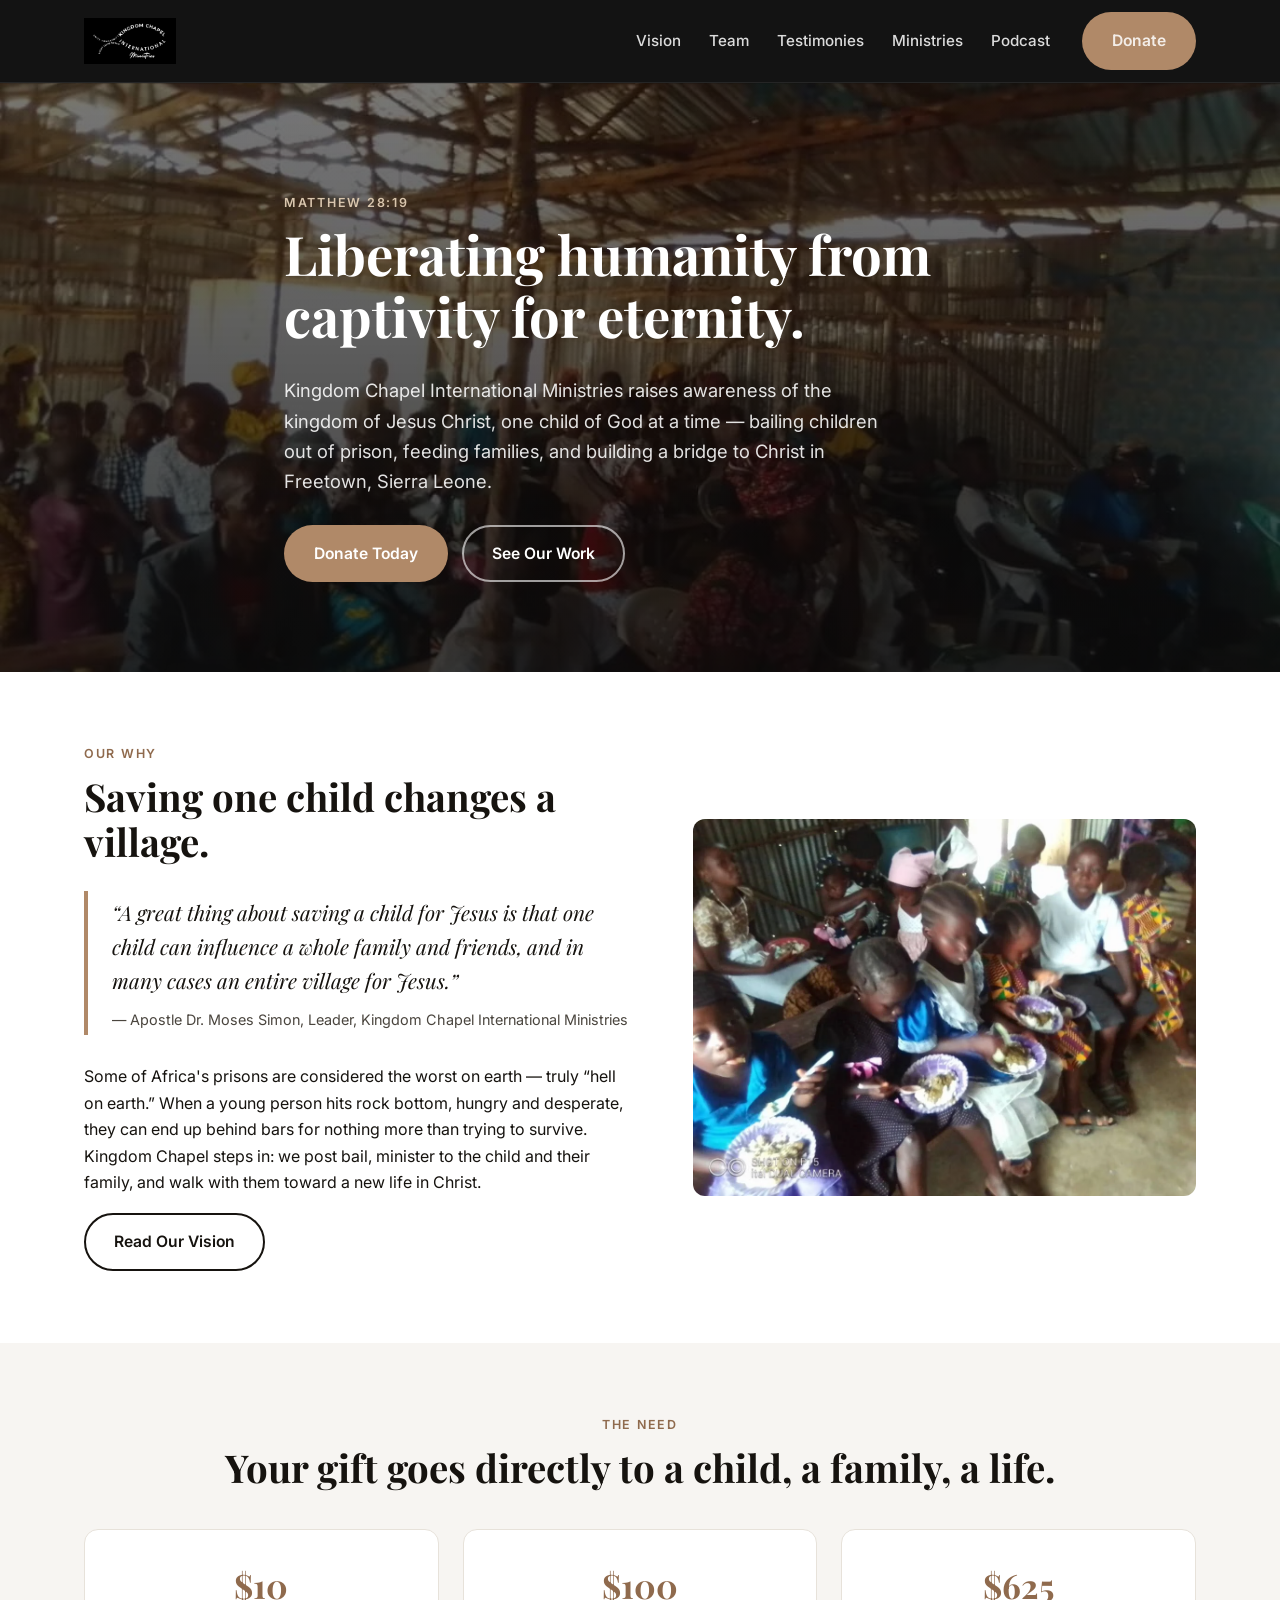
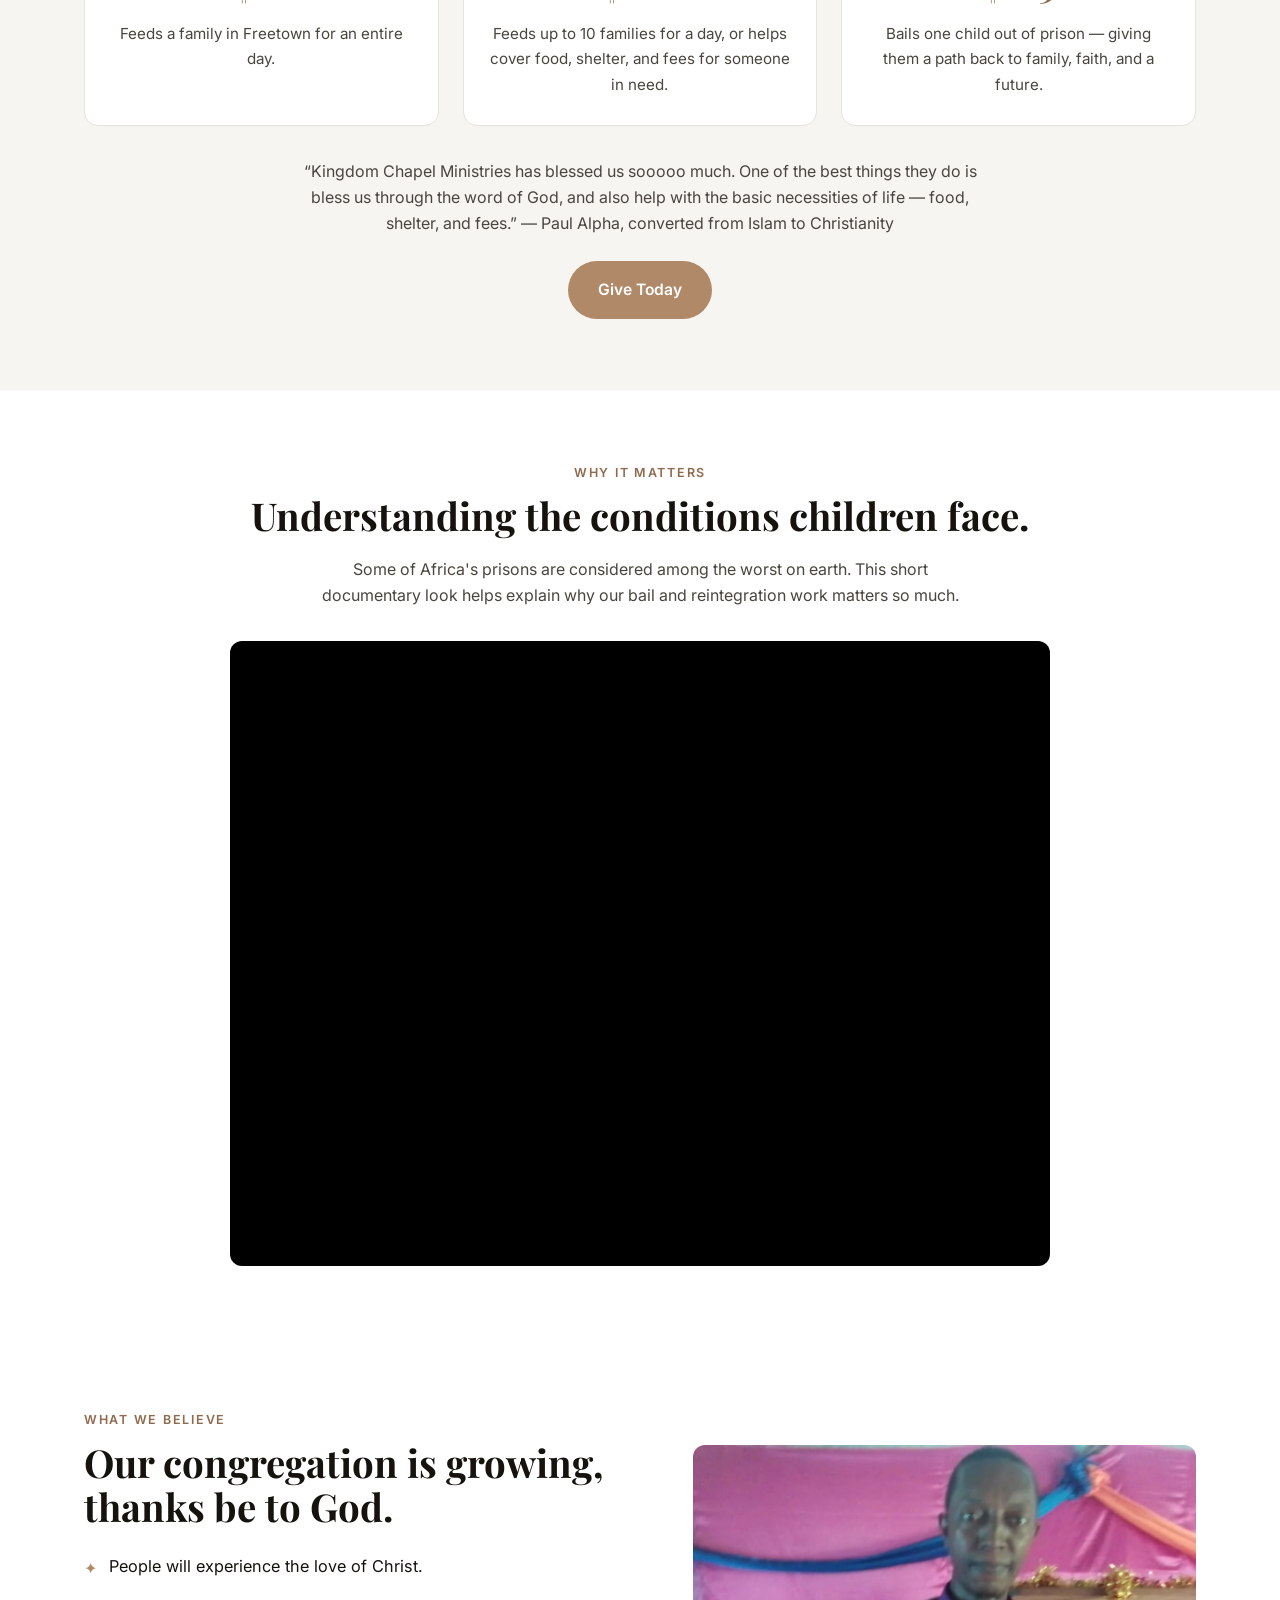
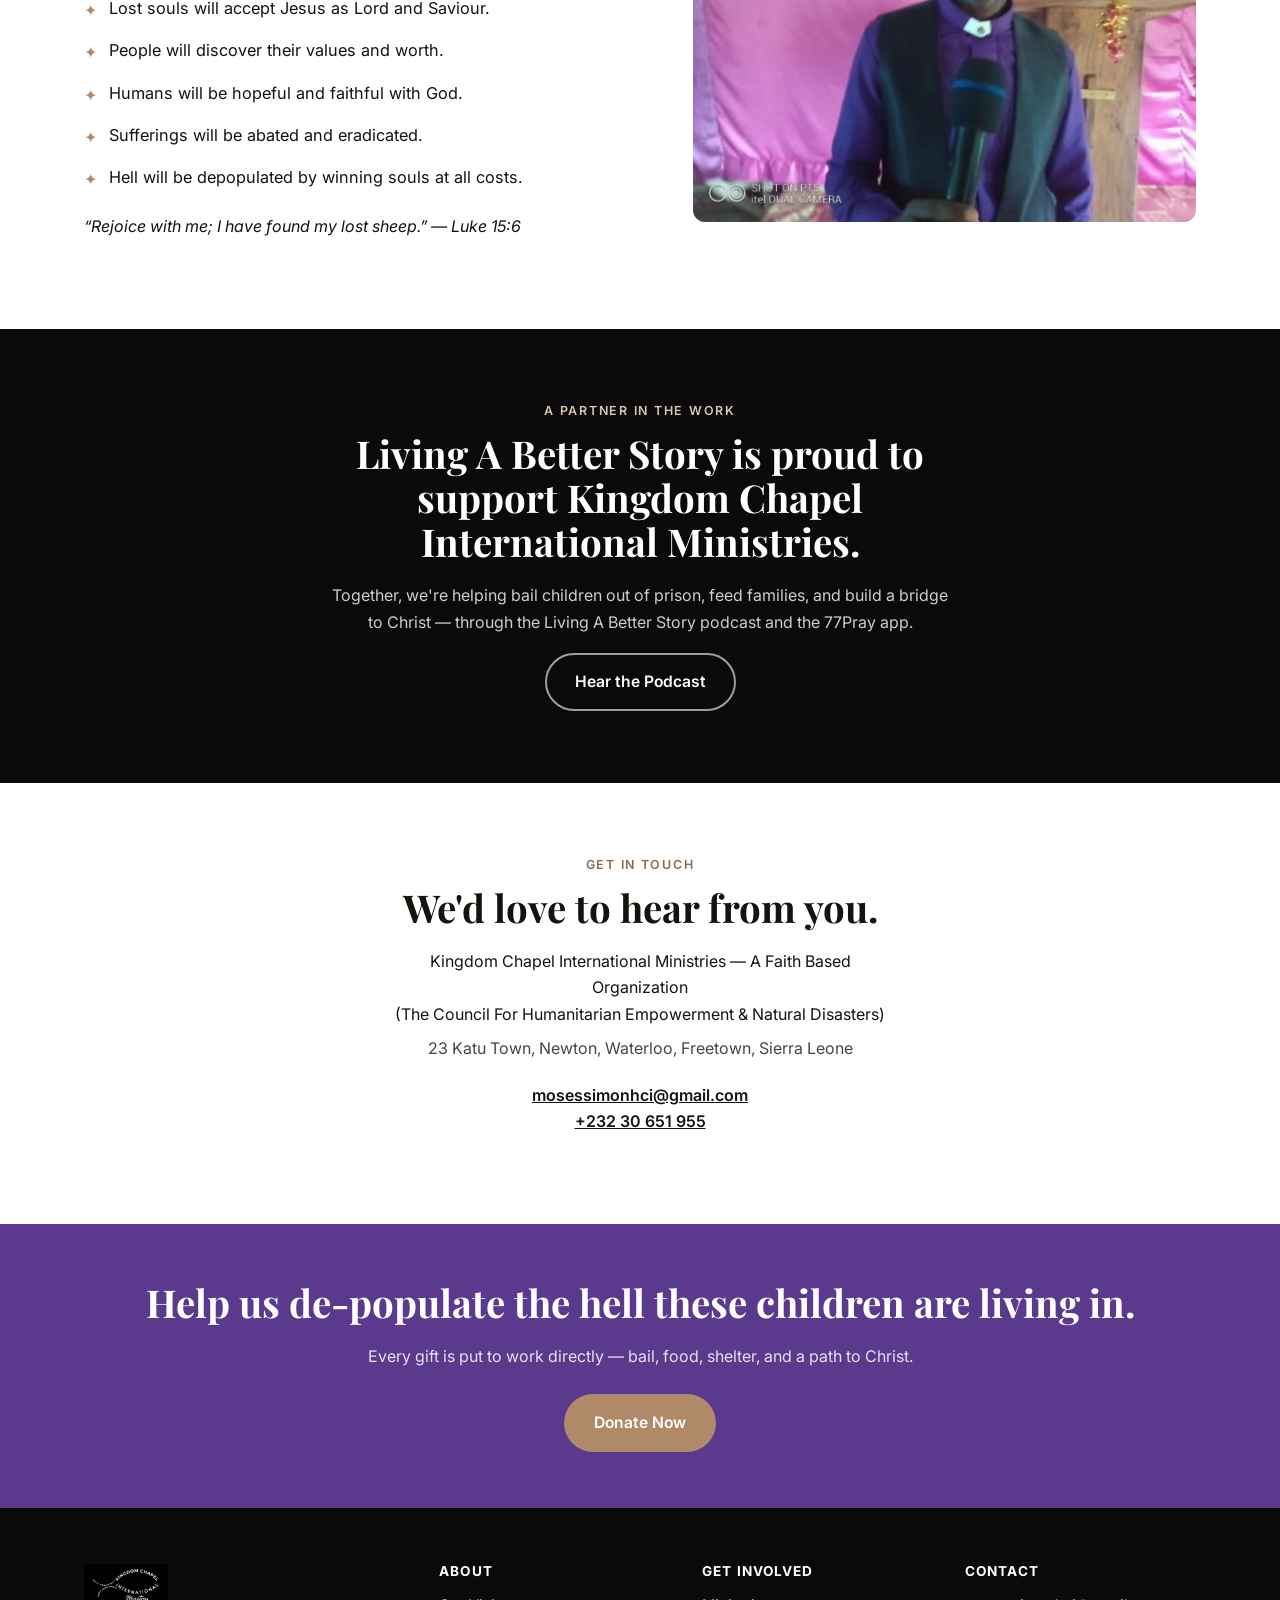
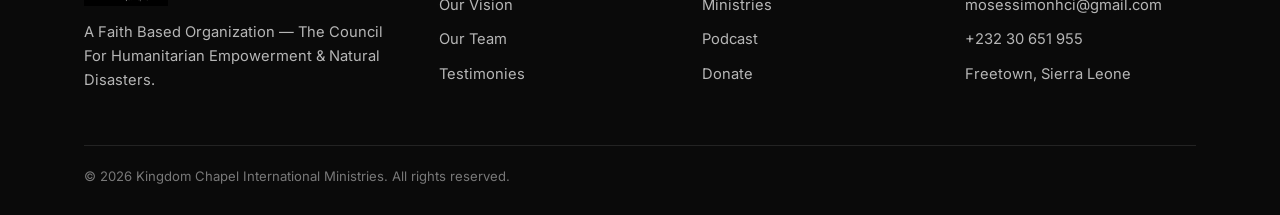
<file: index.html>
<!doctype html>
<html lang="en">
<head>
<meta charset="utf-8">
<meta name="viewport" content="width=device-width, initial-scale=1">
<title>Kingdom Chapel International Ministries | Liberating Humanity, Matthew 28:19</title>
<meta name="description" content="Kingdom Chapel International Ministries serves vulnerable children and families in Freetown, Sierra Leone — bailing children out of prison, feeding families, and sharing the love of Christ.">
<meta property="og:title" content="Kingdom Chapel International Ministries">
<meta property="og:description" content="Liberating humanity from captivity for eternity. Matthew 28:19 — serving children and families in Freetown, Sierra Leone.">
<meta property="og:image" content="/images/hero-church.webp">
<meta property="og:type" content="website">
<link rel="icon" href="/images/logo.png">
<link rel="preconnect" href="https://fonts.googleapis.com">
<link rel="preconnect" href="https://fonts.gstatic.com" crossorigin>
<link href="https://fonts.googleapis.com/css2?family=Playfair+Display:wght@600;700&family=Inter:wght@400;500;600;700&display=swap" rel="stylesheet">
<link rel="stylesheet" href="/css/style.css">
</head>
<body>

<header class="site-header">
  <div class="nav-wrap">
    <a href="/" class="logo-link"><img src="/images/logo.png" alt="Kingdom Chapel International Ministries"></a>
    <button class="nav-toggle" aria-label="Toggle navigation">&#9776;</button>
    <ul class="nav-links">
      <li><a href="/vision.html">Vision</a></li>
      <li><a href="/team.html">Team</a></li>
      <li><a href="/testimonies.html">Testimonies</a></li>
      <li><a href="/ministries.html">Ministries</a></li>
      <li><a href="/podcast.html">Podcast</a></li>
      <li><a href="/donate.html" class="btn btn-gold">Donate</a></li>
    </ul>
  </div>
</header>

<section class="hero" style="background-image: linear-gradient(180deg, rgba(10,10,10,0.55), rgba(10,10,10,0.8)), url('/images/hero-church.webp');">
  <div class="container hero-inner">
    <span class="eyebrow">Matthew 28:19</span>
    <h1>Liberating humanity from captivity for eternity.</h1>
    <p class="lede">Kingdom Chapel International Ministries raises awareness of the kingdom of Jesus Christ, one child of God at a time — bailing children out of prison, feeding families, and building a bridge to Christ in Freetown, Sierra Leone.</p>
    <div class="hero-actions">
      <a href="/donate.html" class="btn btn-gold">Donate Today</a>
      <a href="/ministries.html" class="btn btn-outline-light">See Our Work</a>
    </div>
  </div>
</section>

<section>
  <div class="container">
    <div class="two-col">
      <div>
        <span class="eyebrow">Our Why</span>
        <h2>Saving one child changes a village.</h2>
        <blockquote class="quote-block">
          &ldquo;A great thing about saving a child for Jesus is that one child can influence a whole family and friends, and in many cases an entire village for Jesus.&rdquo;
          <cite>— Apostle Dr. Moses Simon, Leader, Kingdom Chapel International Ministries</cite>
        </blockquote>
        <p>Some of Africa's prisons are considered the worst on earth — truly &ldquo;hell on earth.&rdquo; When a young person hits rock bottom, hungry and desperate, they can end up behind bars for nothing more than trying to survive. Kingdom Chapel steps in: we post bail, minister to the child and their family, and walk with them toward a new life in Christ.</p>
        <a href="/vision.html" class="btn btn-outline">Read Our Vision</a>
      </div>
      <img src="/images/img-wa0011.webp" alt="Kingdom Chapel congregation gathered in Freetown, Sierra Leone" loading="lazy">
    </div>
  </div>
</section>

<section class="section-alt">
  <div class="container">
    <span class="eyebrow text-center mx-auto" style="display:block; text-align:center;">The Need</span>
    <h2 class="text-center">Your gift goes directly to a child, a family, a life.</h2>
    <div class="stat-grid">
      <div class="stat-card">
        <div class="amount">$10</div>
        <p>Feeds a family in Freetown for an entire day.</p>
      </div>
      <div class="stat-card">
        <div class="amount">$100</div>
        <p>Feeds up to 10 families for a day, or helps cover food, shelter, and fees for someone in need.</p>
      </div>
      <div class="stat-card">
        <div class="amount">$625</div>
        <p>Bails one child out of prison — giving them a path back to family, faith, and a future.</p>
      </div>
    </div>
    <p class="text-center" style="margin-top:32px; max-width:680px; margin-left:auto; margin-right:auto; color:var(--color-ink-soft);">
      &ldquo;Kingdom Chapel Ministries has blessed us sooooo much. One of the best things they do is bless us through the word of God, and also help with the basic necessities of life — food, shelter, and fees.&rdquo; — Paul Alpha, converted from Islam to Christianity
    </p>
    <div class="text-center" style="margin-top:24px;">
      <a href="/donate.html" class="btn btn-gold">Give Today</a>
    </div>
  </div>
</section>

<section>
  <div class="container">
    <span class="eyebrow text-center" style="display:block; text-align:center;">Why It Matters</span>
    <h2 class="text-center">Understanding the conditions children face.</h2>
    <p class="text-center" style="max-width:640px; margin:0 auto 32px; color:var(--color-ink-soft);">Some of Africa's prisons are considered among the worst on earth. This short documentary look helps explain why our bail and reintegration work matters so much.</p>
    <div class="video-embed" style="max-width:820px; margin:0 auto;">
      <iframe src="https://www.youtube-nocookie.com/embed/1hf-t-ApYKE" title="Conditions in African prisons" allowfullscreen loading="lazy"></iframe>
    </div>
  </div>
</section>

<section>
  <div class="container">
    <div class="two-col">
      <img src="/images/img-wa0004.webp" alt="Children in Freetown, Sierra Leone supported by Kingdom Chapel" loading="lazy" style="order:2;">
      <div style="order:1;">
        <span class="eyebrow">What We Believe</span>
        <h2>Our congregation is growing, thanks be to God.</h2>
        <ul class="objectives-list">
          <li>People will experience the love of Christ.</li>
          <li>Lost souls will accept Jesus as Lord and Saviour.</li>
          <li>People will discover their values and worth.</li>
          <li>Humans will be hopeful and faithful with God.</li>
          <li>Sufferings will be abated and eradicated.</li>
          <li>Hell will be depopulated by winning souls at all costs.</li>
        </ul>
        <p style="margin-top:20px;"><em>&ldquo;Rejoice with me; I have found my lost sheep.&rdquo; — Luke 15:6</em></p>
      </div>
    </div>
  </div>
</section>

<section class="section-dark">
  <div class="container text-center" style="max-width:680px; margin:0 auto;">
    <span class="eyebrow" style="color:#d9c6ae;">A Partner in the Work</span>
    <h2>Living A Better Story is proud to support Kingdom Chapel International Ministries.</h2>
    <p style="color:rgba(255,255,255,0.8);">Together, we're helping bail children out of prison, feed families, and build a bridge to Christ &mdash; through the Living A Better Story podcast and the 77Pray app.</p>
    <a href="/podcast.html" class="btn btn-outline-light">Hear the Podcast</a>
  </div>
</section>

<section>
  <div class="container text-center">
    <span class="eyebrow">Get In Touch</span>
    <h2>We'd love to hear from you.</h2>
    <p style="max-width:520px; margin:0 auto 8px;">Kingdom Chapel International Ministries — A Faith Based Organization<br>(The Council For Humanitarian Empowerment &amp; Natural Disasters)</p>
    <p style="color:var(--color-ink-soft);">23 Katu Town, Newton, Waterloo, Freetown, Sierra Leone</p>
    <p style="margin-top:20px;">
      <a href="mailto:mosessimonhci@gmail.com" style="font-weight:600;">mosessimonhci@gmail.com</a><br>
      <a href="tel:+23230651955" style="font-weight:600;">+232 30 651 955</a>
    </p>
  </div>
</section>

<div class="cta-band">
  <div class="container">
    <h2>Help us de-populate the hell these children are living in.</h2>
    <p>Every gift is put to work directly — bail, food, shelter, and a path to Christ.</p>
    <a href="/donate.html" class="btn btn-gold">Donate Now</a>
  </div>
</div>

<footer class="site-footer">
  <div class="container">
    <div class="footer-grid">
      <div class="footer-logo">
        <img src="/images/logo.png" alt="Kingdom Chapel International Ministries">
        <p>A Faith Based Organization &mdash; The Council For Humanitarian Empowerment &amp; Natural Disasters.</p>
      </div>
      <div>
        <h4>About</h4>
        <ul>
          <li><a href="/vision.html">Our Vision</a></li>
          <li><a href="/team.html">Our Team</a></li>
          <li><a href="/testimonies.html">Testimonies</a></li>
        </ul>
      </div>
      <div>
        <h4>Get Involved</h4>
        <ul>
          <li><a href="/ministries.html">Ministries</a></li>
          <li><a href="/podcast.html">Podcast</a></li>
          <li><a href="/donate.html">Donate</a></li>
        </ul>
      </div>
      <div>
        <h4>Contact</h4>
        <ul>
          <li><a href="mailto:mosessimonhci@gmail.com">mosessimonhci@gmail.com</a></li>
          <li><a href="tel:+23230651955">+232 30 651 955</a></li>
          <li>Freetown, Sierra Leone</li>
        </ul>
      </div>
    </div>
    <div class="footer-bottom">
      <span>&copy; <span id="year"></span> Kingdom Chapel International Ministries. All rights reserved.</span>
    </div>
  </div>
</footer>

<script src="/js/main.js"></script>
<script>document.getElementById('year').textContent = new Date().getFullYear();</script>
</body>
</html>
</file>
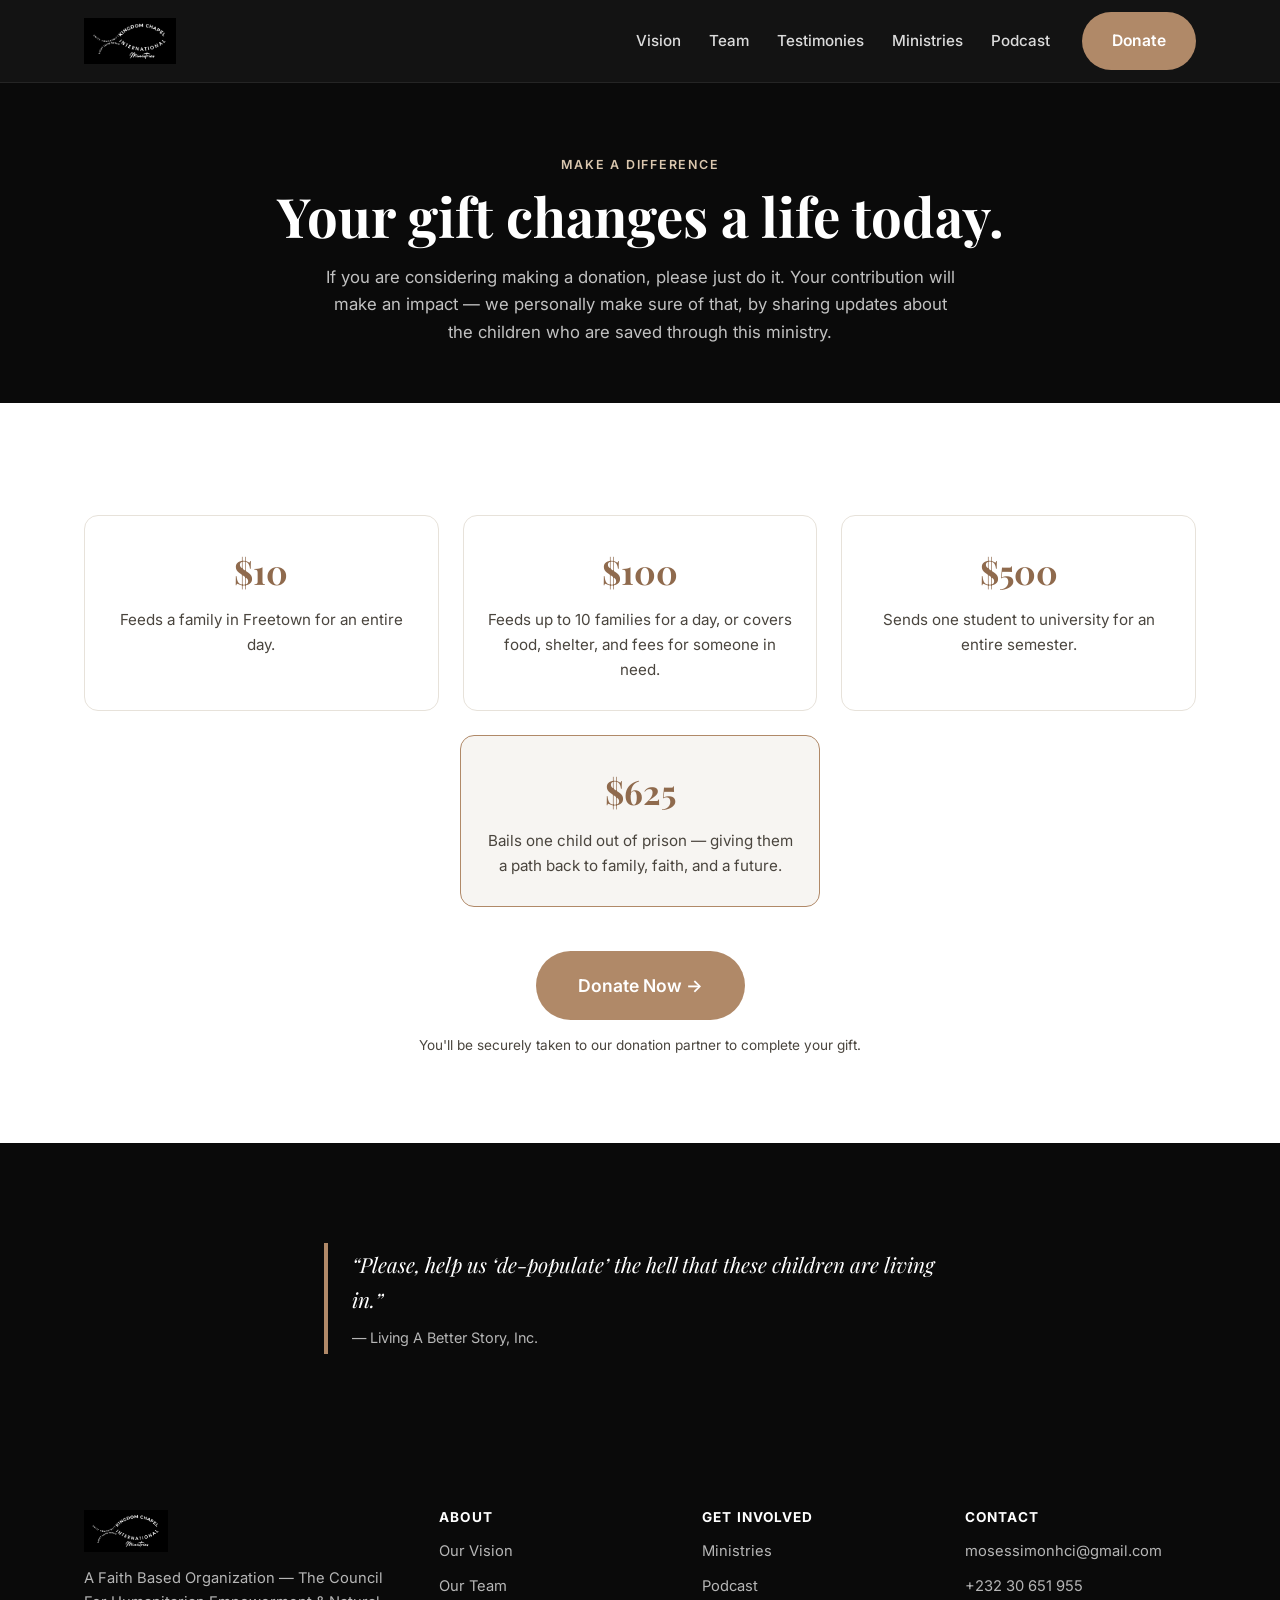
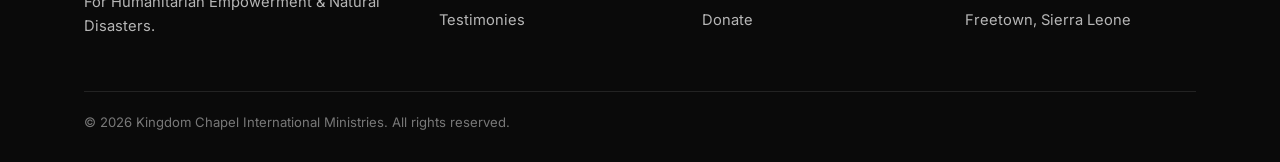
<file: donate.html>
<!doctype html>
<html lang="en">
<head>
<meta charset="utf-8">
<meta name="viewport" content="width=device-width, initial-scale=1">
<title>Donate | Kingdom Chapel International Ministries</title>
<meta name="description" content="Your gift bails a child out of prison, feeds a family, and builds a bridge to Christ in Freetown, Sierra Leone. Donate to Kingdom Chapel International Ministries today.">
<link rel="icon" href="/images/logo.png">
<link rel="preconnect" href="https://fonts.googleapis.com">
<link rel="preconnect" href="https://fonts.gstatic.com" crossorigin>
<link href="https://fonts.googleapis.com/css2?family=Playfair+Display:wght@600;700&family=Inter:wght@400;500;600;700&display=swap" rel="stylesheet">
<link rel="stylesheet" href="/css/style.css">
</head>
<body>

<header class="site-header">
  <div class="nav-wrap">
    <a href="/" class="logo-link"><img src="/images/logo.png" alt="Kingdom Chapel International Ministries"></a>
    <button class="nav-toggle" aria-label="Toggle navigation">&#9776;</button>
    <ul class="nav-links">
      <li><a href="/vision.html">Vision</a></li>
      <li><a href="/team.html">Team</a></li>
      <li><a href="/testimonies.html">Testimonies</a></li>
      <li><a href="/ministries.html">Ministries</a></li>
      <li><a href="/podcast.html">Podcast</a></li>
      <li><a href="/donate.html" class="btn btn-gold active">Donate</a></li>
    </ul>
  </div>
</header>

<section class="page-hero" style="text-align:center;">
  <div class="container">
    <span class="eyebrow" style="color:#d9c6ae;">Make A Difference</span>
    <h1>Your gift changes a life today.</h1>
    <p style="margin:0 auto;">If you are considering making a donation, please just do it. Your contribution will make an impact &mdash; we personally make sure of that, by sharing updates about the children who are saved through this ministry.</p>
  </div>
</section>

<section>
  <div class="container">
    <div class="stat-grid">
      <div class="stat-card">
        <div class="amount">$10</div>
        <p>Feeds a family in Freetown for an entire day.</p>
      </div>
      <div class="stat-card">
        <div class="amount">$100</div>
        <p>Feeds up to 10 families for a day, or covers food, shelter, and fees for someone in need.</p>
      </div>
      <div class="stat-card">
        <div class="amount">$500</div>
        <p>Sends one student to university for an entire semester.</p>
      </div>
    </div>
    <div class="stat-grid" style="grid-template-columns:1fr; max-width:360px; margin-left:auto; margin-right:auto; margin-top:24px;">
      <div class="stat-card" style="border-color:var(--color-gold); background:var(--color-bg-alt);">
        <div class="amount">$625</div>
        <p>Bails one child out of prison &mdash; giving them a path back to family, faith, and a future.</p>
      </div>
    </div>
    <div class="text-center" style="margin-top:44px;">
      <a href="https://vlp.epype.net/YnwGwn" target="_blank" rel="noopener" class="btn btn-gold" style="font-size:1.1rem; padding:18px 40px;">Donate Now &rarr;</a>
      <p style="margin-top:14px; font-size:0.85rem; color:var(--color-ink-soft);">You'll be securely taken to our donation partner to complete your gift.</p>
    </div>
  </div>
</section>

<section class="section-dark">
  <div class="container text-center" style="max-width:680px; margin:0 auto;">
    <blockquote class="quote-block" style="color:#fff; border-left-color:var(--color-gold); text-align:left;">
      &ldquo;Please, help us &lsquo;de-populate&rsquo; the hell that these children are living in.&rdquo;
      <cite style="color:rgba(255,255,255,0.7);">— Living A Better Story, Inc.</cite>
    </blockquote>
  </div>
</section>

<footer class="site-footer">
  <div class="container">
    <div class="footer-grid">
      <div class="footer-logo">
        <img src="/images/logo.png" alt="Kingdom Chapel International Ministries">
        <p>A Faith Based Organization &mdash; The Council For Humanitarian Empowerment &amp; Natural Disasters.</p>
      </div>
      <div>
        <h4>About</h4>
        <ul>
          <li><a href="/vision.html">Our Vision</a></li>
          <li><a href="/team.html">Our Team</a></li>
          <li><a href="/testimonies.html">Testimonies</a></li>
        </ul>
      </div>
      <div>
        <h4>Get Involved</h4>
        <ul>
          <li><a href="/ministries.html">Ministries</a></li>
          <li><a href="/podcast.html">Podcast</a></li>
          <li><a href="/donate.html">Donate</a></li>
        </ul>
      </div>
      <div>
        <h4>Contact</h4>
        <ul>
          <li><a href="mailto:mosessimonhci@gmail.com">mosessimonhci@gmail.com</a></li>
          <li><a href="tel:+23230651955">+232 30 651 955</a></li>
          <li>Freetown, Sierra Leone</li>
        </ul>
      </div>
    </div>
    <div class="footer-bottom">
      <span>&copy; <span id="year"></span> Kingdom Chapel International Ministries. All rights reserved.</span>
    </div>
  </div>
</footer>

<script src="/js/main.js"></script>
<script>document.getElementById('year').textContent = new Date().getFullYear();</script>
</body>
</html>
</file>
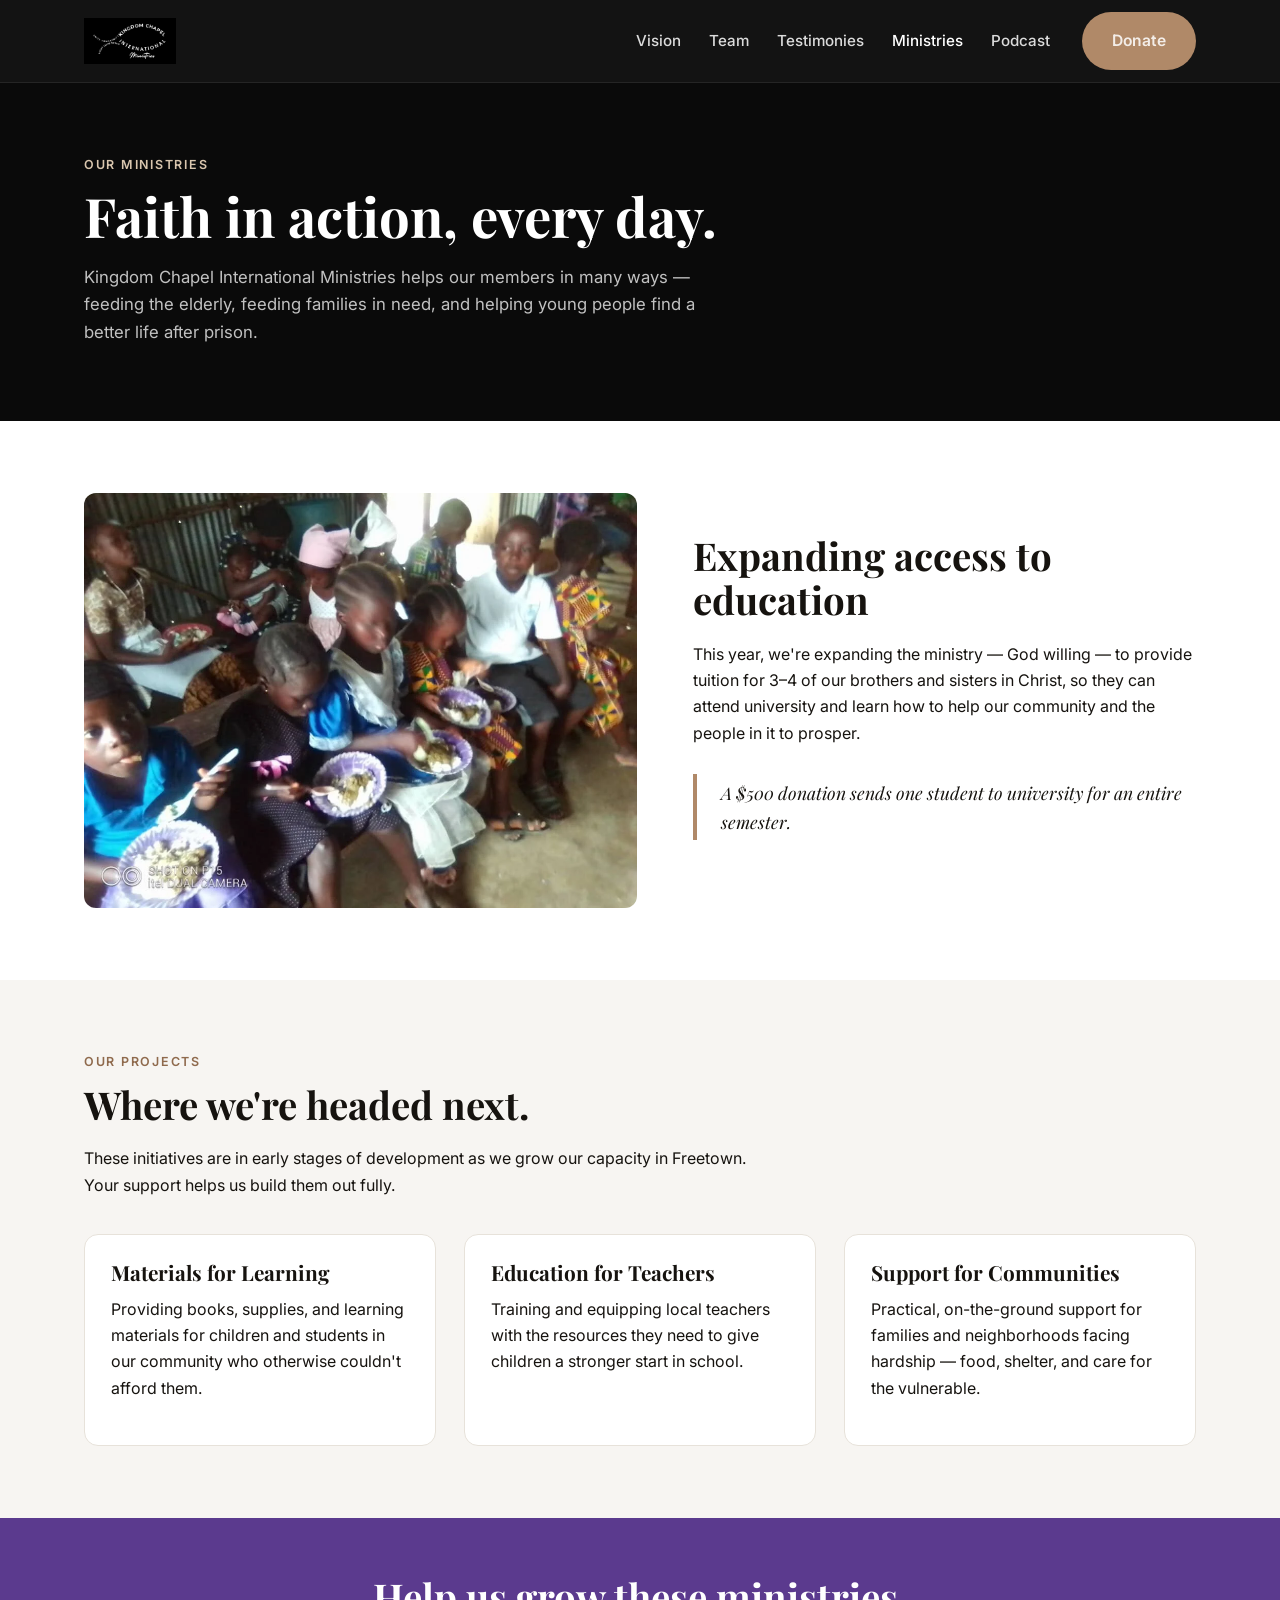
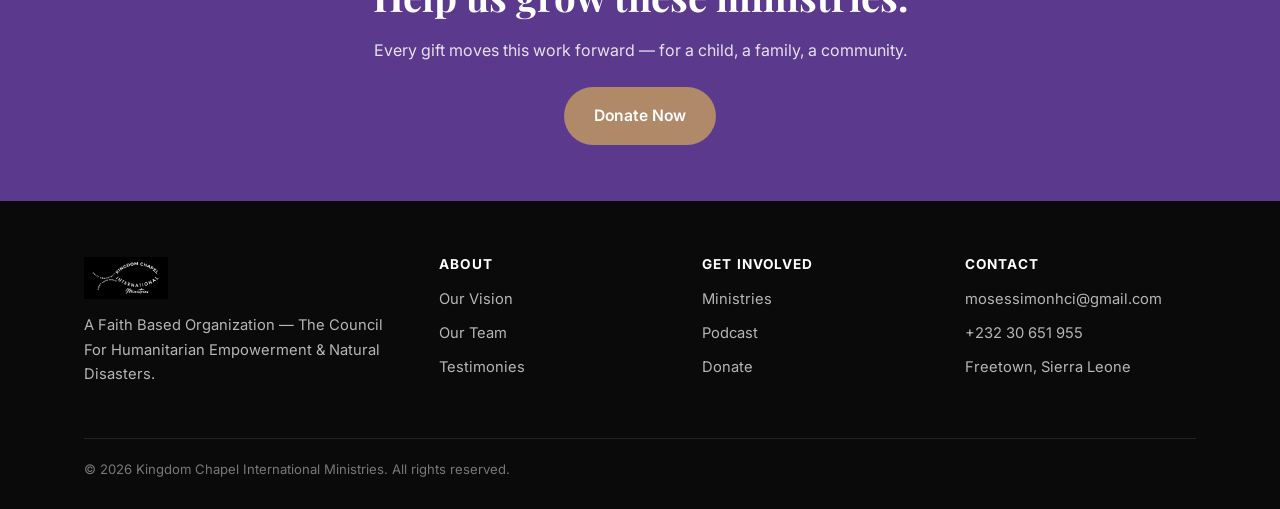
<file: ministries.html>
<!doctype html>
<html lang="en">
<head>
<meta charset="utf-8">
<meta name="viewport" content="width=device-width, initial-scale=1">
<title>Our Ministries | Kingdom Chapel International Ministries</title>
<meta name="description" content="Kingdom Chapel International Ministries feeds the elderly and families in need, helps young people find a better life after prison, and provides university tuition support.">
<link rel="icon" href="/images/logo.png">
<link rel="preconnect" href="https://fonts.googleapis.com">
<link rel="preconnect" href="https://fonts.gstatic.com" crossorigin>
<link href="https://fonts.googleapis.com/css2?family=Playfair+Display:wght@600;700&family=Inter:wght@400;500;600;700&display=swap" rel="stylesheet">
<link rel="stylesheet" href="/css/style.css">
</head>
<body>

<header class="site-header">
  <div class="nav-wrap">
    <a href="/" class="logo-link"><img src="/images/logo.png" alt="Kingdom Chapel International Ministries"></a>
    <button class="nav-toggle" aria-label="Toggle navigation">&#9776;</button>
    <ul class="nav-links">
      <li><a href="/vision.html">Vision</a></li>
      <li><a href="/team.html">Team</a></li>
      <li><a href="/testimonies.html">Testimonies</a></li>
      <li><a href="/ministries.html" class="active">Ministries</a></li>
      <li><a href="/podcast.html">Podcast</a></li>
      <li><a href="/donate.html" class="btn btn-gold">Donate</a></li>
    </ul>
  </div>
</header>

<section class="page-hero">
  <div class="container">
    <span class="eyebrow" style="color:#d9c6ae;">Our Ministries</span>
    <h1>Faith in action, every day.</h1>
    <p>Kingdom Chapel International Ministries helps our members in many ways &mdash; feeding the elderly, feeding families in need, and helping young people find a better life after prison.</p>
  </div>
</section>

<section>
  <div class="container">
    <div class="two-col">
      <img src="/images/img-wa0011.webp" alt="Kingdom Chapel ministry gathering" loading="lazy">
      <div>
        <h2>Expanding access to education</h2>
        <p>This year, we're expanding the ministry &mdash; God willing &mdash; to provide tuition for 3&ndash;4 of our brothers and sisters in Christ, so they can attend university and learn how to help our community and the people in it to prosper.</p>
        <div class="quote-block" style="font-size:1.1rem;">
          A $500 donation sends one student to university for an entire semester.
        </div>
      </div>
    </div>
  </div>
</section>

<section class="section-alt">
  <div class="container">
    <span class="eyebrow">Our Projects</span>
    <h2>Where we're headed next.</h2>
    <p style="max-width:680px;">These initiatives are in early stages of development as we grow our capacity in Freetown. Your support helps us build them out fully.</p>
    <div class="card-grid">
      <div class="card">
        <h3>Materials for Learning</h3>
        <p>Providing books, supplies, and learning materials for children and students in our community who otherwise couldn't afford them.</p>
      </div>
      <div class="card">
        <h3>Education for Teachers</h3>
        <p>Training and equipping local teachers with the resources they need to give children a stronger start in school.</p>
      </div>
      <div class="card">
        <h3>Support for Communities</h3>
        <p>Practical, on-the-ground support for families and neighborhoods facing hardship &mdash; food, shelter, and care for the vulnerable.</p>
      </div>
    </div>
  </div>
</section>

<div class="cta-band">
  <div class="container">
    <h2>Help us grow these ministries.</h2>
    <p>Every gift moves this work forward &mdash; for a child, a family, a community.</p>
    <a href="/donate.html" class="btn btn-gold">Donate Now</a>
  </div>
</div>

<footer class="site-footer">
  <div class="container">
    <div class="footer-grid">
      <div class="footer-logo">
        <img src="/images/logo.png" alt="Kingdom Chapel International Ministries">
        <p>A Faith Based Organization &mdash; The Council For Humanitarian Empowerment &amp; Natural Disasters.</p>
      </div>
      <div>
        <h4>About</h4>
        <ul>
          <li><a href="/vision.html">Our Vision</a></li>
          <li><a href="/team.html">Our Team</a></li>
          <li><a href="/testimonies.html">Testimonies</a></li>
        </ul>
      </div>
      <div>
        <h4>Get Involved</h4>
        <ul>
          <li><a href="/ministries.html">Ministries</a></li>
          <li><a href="/podcast.html">Podcast</a></li>
          <li><a href="/donate.html">Donate</a></li>
        </ul>
      </div>
      <div>
        <h4>Contact</h4>
        <ul>
          <li><a href="mailto:mosessimonhci@gmail.com">mosessimonhci@gmail.com</a></li>
          <li><a href="tel:+23230651955">+232 30 651 955</a></li>
          <li>Freetown, Sierra Leone</li>
        </ul>
      </div>
    </div>
    <div class="footer-bottom">
      <span>&copy; <span id="year"></span> Kingdom Chapel International Ministries. All rights reserved.</span>
    </div>
  </div>
</footer>

<script src="/js/main.js"></script>
<script>document.getElementById('year').textContent = new Date().getFullYear();</script>
</body>
</html>
</file>
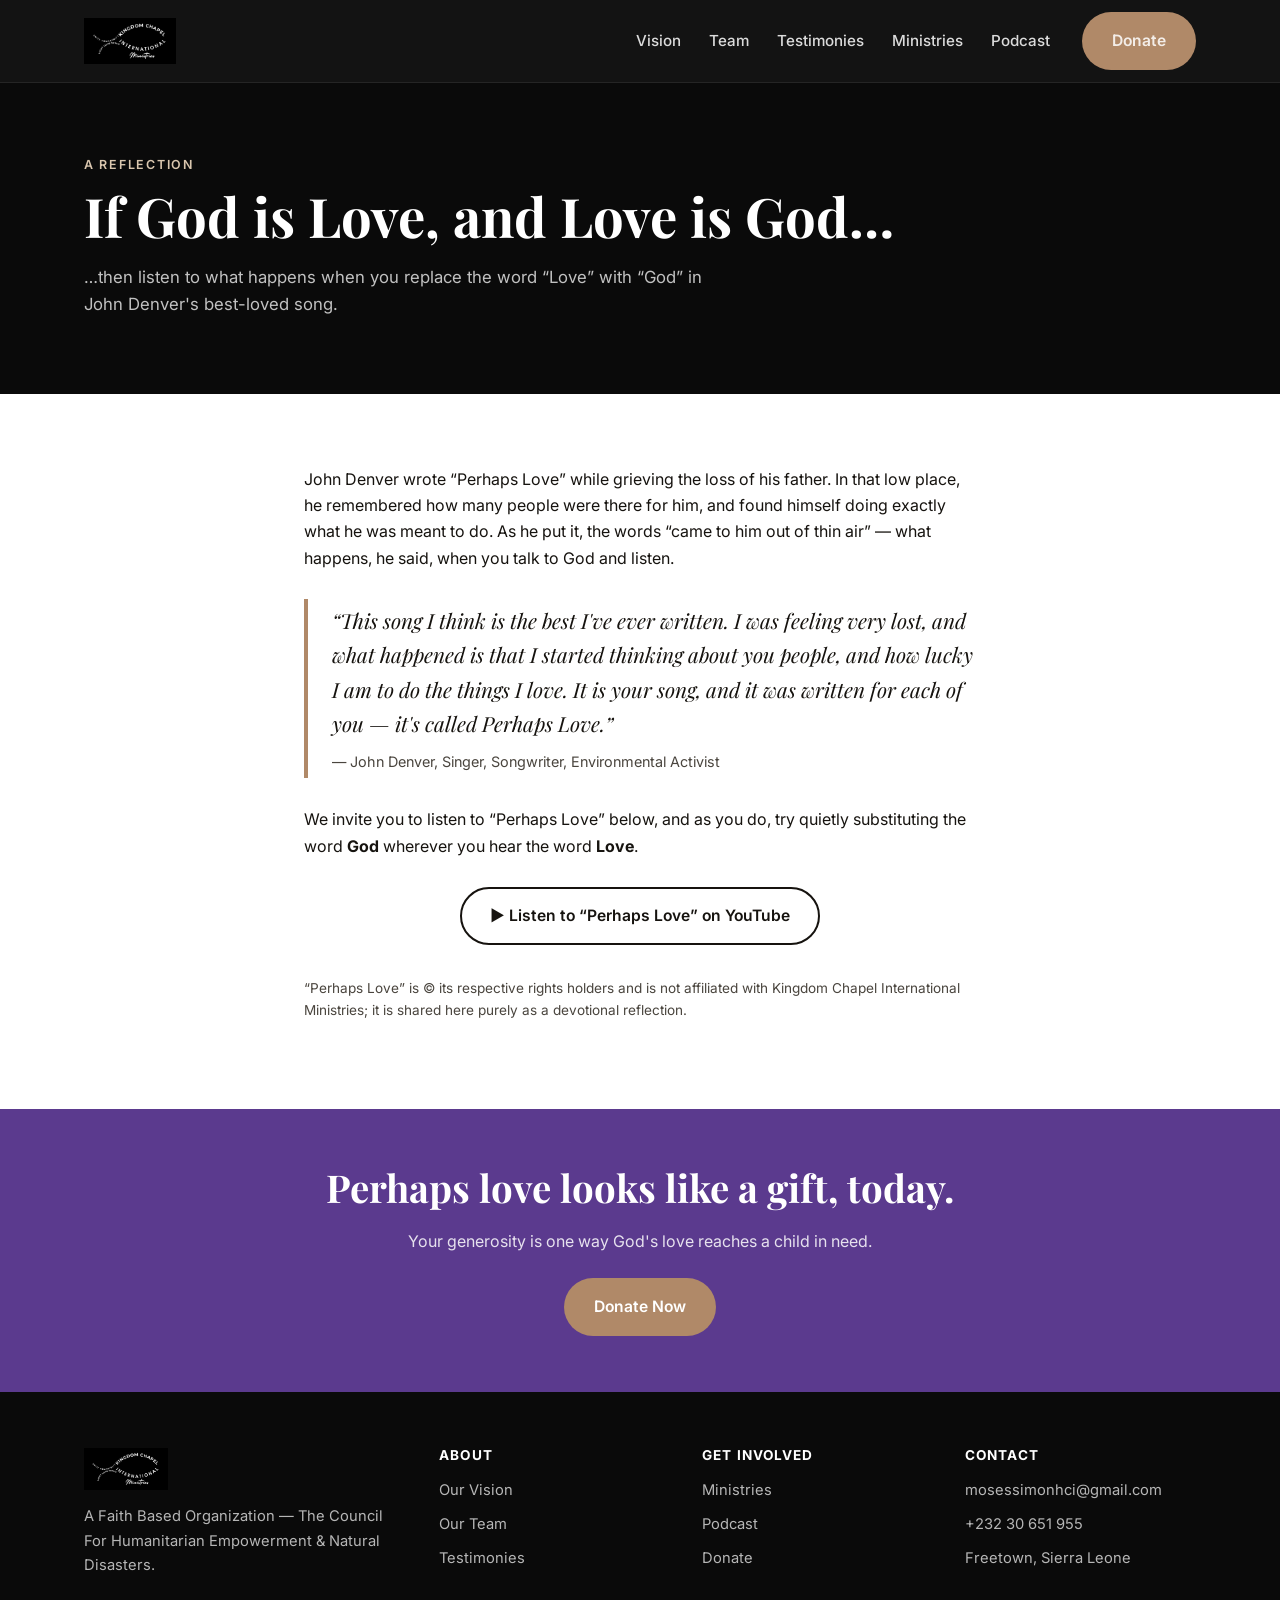
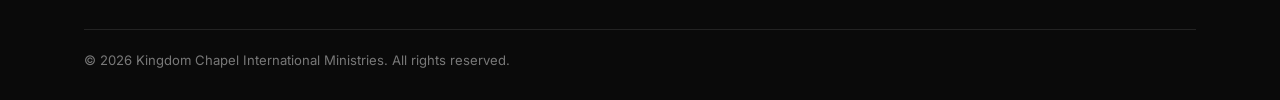
<file: perhaps-love.html>
<!doctype html>
<html lang="en">
<head>
<meta charset="utf-8">
<meta name="viewport" content="width=device-width, initial-scale=1">
<title>Perhaps Love | Kingdom Chapel International Ministries</title>
<meta name="description" content="A reflection on John Denver's 'Perhaps Love' — what happens when you hear the word God in place of the word Love.">
<link rel="icon" href="/images/logo.png">
<link rel="preconnect" href="https://fonts.googleapis.com">
<link rel="preconnect" href="https://fonts.gstatic.com" crossorigin>
<link href="https://fonts.googleapis.com/css2?family=Playfair+Display:wght@600;700&family=Inter:wght@400;500;600;700&display=swap" rel="stylesheet">
<link rel="stylesheet" href="/css/style.css">
</head>
<body>

<header class="site-header">
  <div class="nav-wrap">
    <a href="/" class="logo-link"><img src="/images/logo.png" alt="Kingdom Chapel International Ministries"></a>
    <button class="nav-toggle" aria-label="Toggle navigation">&#9776;</button>
    <ul class="nav-links">
      <li><a href="/vision.html">Vision</a></li>
      <li><a href="/team.html">Team</a></li>
      <li><a href="/testimonies.html">Testimonies</a></li>
      <li><a href="/ministries.html">Ministries</a></li>
      <li><a href="/podcast.html">Podcast</a></li>
      <li><a href="/donate.html" class="btn btn-gold">Donate</a></li>
    </ul>
  </div>
</header>

<section class="page-hero">
  <div class="container">
    <span class="eyebrow" style="color:#d9c6ae;">A Reflection</span>
    <h1>If God is Love, and Love is God&hellip;</h1>
    <p>&hellip;then listen to what happens when you replace the word &ldquo;Love&rdquo; with &ldquo;God&rdquo; in John Denver's best-loved song.</p>
  </div>
</section>

<section>
  <div class="container" style="max-width:720px;">
    <p>John Denver wrote &ldquo;Perhaps Love&rdquo; while grieving the loss of his father. In that low place, he remembered how many people were there for him, and found himself doing exactly what he was meant to do. As he put it, the words &ldquo;came to him out of thin air&rdquo; &mdash; what happens, he said, when you talk to God and listen.</p>
    <blockquote class="quote-block">
      &ldquo;This song I think is the best I've ever written. I was feeling very lost, and what happened is that I started thinking about you people, and how lucky I am to do the things I love. It is your song, and it was written for each of you &mdash; it's called Perhaps Love.&rdquo;
      <cite>— John Denver, Singer, Songwriter, Environmental Activist</cite>
    </blockquote>
    <p>We invite you to listen to &ldquo;Perhaps Love&rdquo; below, and as you do, try quietly substituting the word <strong>God</strong> wherever you hear the word <strong>Love</strong>.</p>
    <p class="text-center" style="margin-top:28px;">
      <a href="https://www.youtube.com/results?search_query=John+Denver+Perhaps+Love" target="_blank" rel="noopener" class="btn btn-outline">&#9654; Listen to &ldquo;Perhaps Love&rdquo; on YouTube</a>
    </p>
    <p style="font-size:0.85rem; color:var(--color-ink-soft); margin-top:32px;">&ldquo;Perhaps Love&rdquo; is &copy; its respective rights holders and is not affiliated with Kingdom Chapel International Ministries; it is shared here purely as a devotional reflection.</p>
  </div>
</section>

<div class="cta-band">
  <div class="container">
    <h2>Perhaps love looks like a gift, today.</h2>
    <p>Your generosity is one way God's love reaches a child in need.</p>
    <a href="/donate.html" class="btn btn-gold">Donate Now</a>
  </div>
</div>

<footer class="site-footer">
  <div class="container">
    <div class="footer-grid">
      <div class="footer-logo">
        <img src="/images/logo.png" alt="Kingdom Chapel International Ministries">
        <p>A Faith Based Organization &mdash; The Council For Humanitarian Empowerment &amp; Natural Disasters.</p>
      </div>
      <div>
        <h4>About</h4>
        <ul>
          <li><a href="/vision.html">Our Vision</a></li>
          <li><a href="/team.html">Our Team</a></li>
          <li><a href="/testimonies.html">Testimonies</a></li>
        </ul>
      </div>
      <div>
        <h4>Get Involved</h4>
        <ul>
          <li><a href="/ministries.html">Ministries</a></li>
          <li><a href="/podcast.html">Podcast</a></li>
          <li><a href="/donate.html">Donate</a></li>
        </ul>
      </div>
      <div>
        <h4>Contact</h4>
        <ul>
          <li><a href="mailto:mosessimonhci@gmail.com">mosessimonhci@gmail.com</a></li>
          <li><a href="tel:+23230651955">+232 30 651 955</a></li>
          <li>Freetown, Sierra Leone</li>
        </ul>
      </div>
    </div>
    <div class="footer-bottom">
      <span>&copy; <span id="year"></span> Kingdom Chapel International Ministries. All rights reserved.</span>
    </div>
  </div>
</footer>

<script src="/js/main.js"></script>
<script>document.getElementById('year').textContent = new Date().getFullYear();</script>
</body>
</html>
</file>
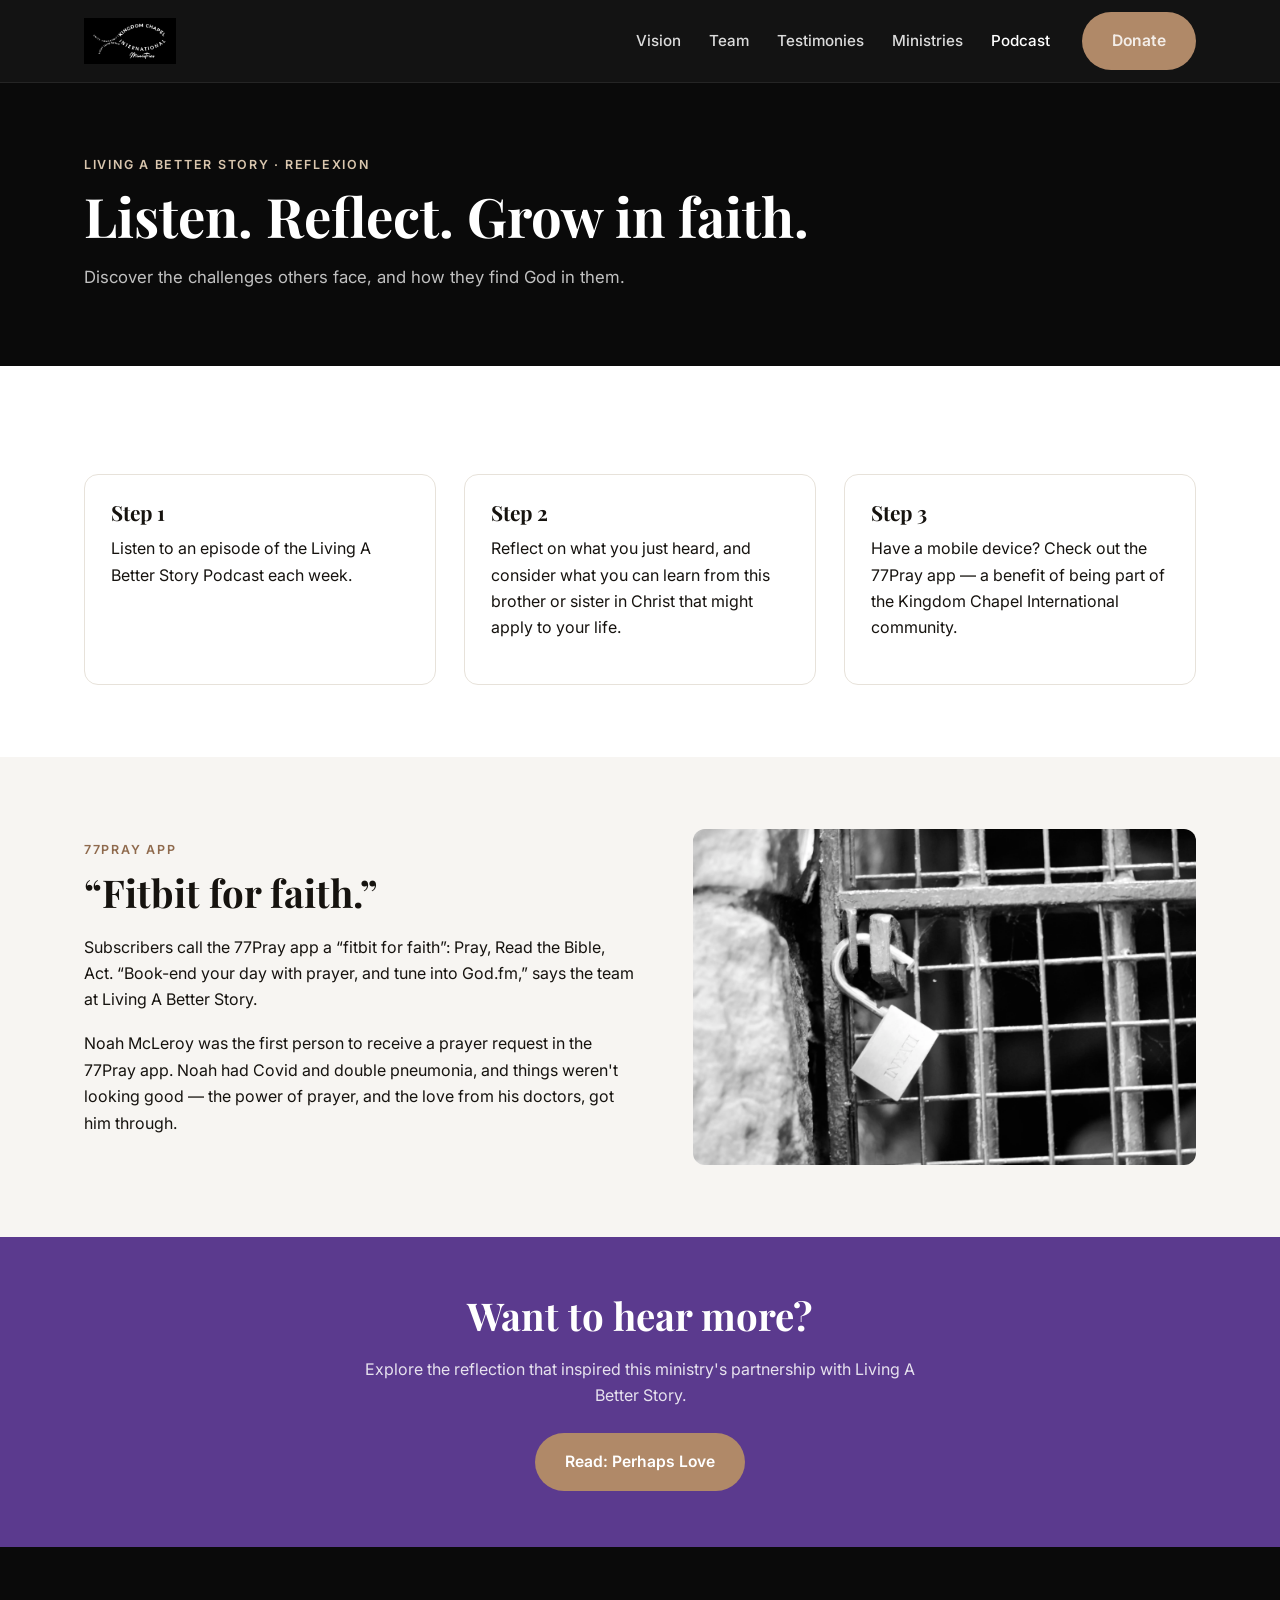
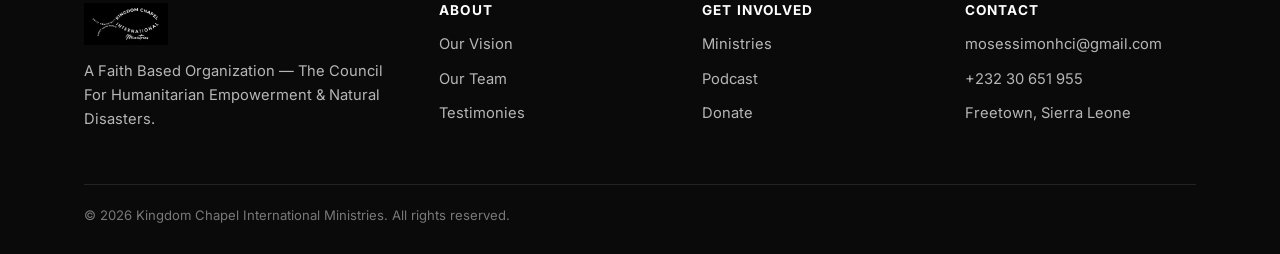
<file: podcast.html>
<!doctype html>
<html lang="en">
<head>
<meta charset="utf-8">
<meta name="viewport" content="width=device-width, initial-scale=1">
<title>Podcast &amp; Reflection | Kingdom Chapel International Ministries</title>
<meta name="description" content="Living A Better Story podcast, weekly reflection, and the 77Pray app — spiritual disciplines supported by Kingdom Chapel International Ministries.">
<link rel="icon" href="/images/logo.png">
<link rel="preconnect" href="https://fonts.googleapis.com">
<link rel="preconnect" href="https://fonts.gstatic.com" crossorigin>
<link href="https://fonts.googleapis.com/css2?family=Playfair+Display:wght@600;700&family=Inter:wght@400;500;600;700&display=swap" rel="stylesheet">
<link rel="stylesheet" href="/css/style.css">
</head>
<body>

<header class="site-header">
  <div class="nav-wrap">
    <a href="/" class="logo-link"><img src="/images/logo.png" alt="Kingdom Chapel International Ministries"></a>
    <button class="nav-toggle" aria-label="Toggle navigation">&#9776;</button>
    <ul class="nav-links">
      <li><a href="/vision.html">Vision</a></li>
      <li><a href="/team.html">Team</a></li>
      <li><a href="/testimonies.html">Testimonies</a></li>
      <li><a href="/ministries.html">Ministries</a></li>
      <li><a href="/podcast.html" class="active">Podcast</a></li>
      <li><a href="/donate.html" class="btn btn-gold">Donate</a></li>
    </ul>
  </div>
</header>

<section class="page-hero">
  <div class="container">
    <span class="eyebrow" style="color:#d9c6ae;">Living A Better Story &middot; Reflexion</span>
    <h1>Listen. Reflect. Grow in faith.</h1>
    <p>Discover the challenges others face, and how they find God in them.</p>
  </div>
</section>

<section>
  <div class="container">
    <div class="card-grid">
      <div class="card">
        <h3>Step 1</h3>
        <p>Listen to an episode of the Living A Better Story Podcast each week.</p>
      </div>
      <div class="card">
        <h3>Step 2</h3>
        <p>Reflect on what you just heard, and consider what you can learn from this brother or sister in Christ that might apply to your life.</p>
      </div>
      <div class="card">
        <h3>Step 3</h3>
        <p>Have a mobile device? Check out the 77Pray app &mdash; a benefit of being part of the Kingdom Chapel International community.</p>
      </div>
    </div>
  </div>
</section>

<section class="section-alt">
  <div class="container">
    <div class="two-col">
      <div>
        <span class="eyebrow">77Pray App</span>
        <h2>&ldquo;Fitbit for faith.&rdquo;</h2>
        <p>Subscribers call the 77Pray app a &ldquo;fitbit for faith&rdquo;: Pray, Read the Bible, Act. &ldquo;Book-end your day with prayer, and tune into God.fm,&rdquo; says the team at Living A Better Story.</p>
        <p>Noah McLeroy was the first person to receive a prayer request in the 77Pray app. Noah had Covid and double pneumonia, and things weren't looking good &mdash; the power of prayer, and the love from his doctors, got him through.</p>
      </div>
      <img src="/images/unsplash1.webp" alt="A moment of prayer and reflection" loading="lazy" style="border-radius:12px;">
    </div>
  </div>
</section>

<div class="cta-band">
  <div class="container">
    <h2>Want to hear more?</h2>
    <p>Explore the reflection that inspired this ministry's partnership with Living A Better Story.</p>
    <a href="/perhaps-love.html" class="btn btn-gold">Read: Perhaps Love</a>
  </div>
</div>

<footer class="site-footer">
  <div class="container">
    <div class="footer-grid">
      <div class="footer-logo">
        <img src="/images/logo.png" alt="Kingdom Chapel International Ministries">
        <p>A Faith Based Organization &mdash; The Council For Humanitarian Empowerment &amp; Natural Disasters.</p>
      </div>
      <div>
        <h4>About</h4>
        <ul>
          <li><a href="/vision.html">Our Vision</a></li>
          <li><a href="/team.html">Our Team</a></li>
          <li><a href="/testimonies.html">Testimonies</a></li>
        </ul>
      </div>
      <div>
        <h4>Get Involved</h4>
        <ul>
          <li><a href="/ministries.html">Ministries</a></li>
          <li><a href="/podcast.html">Podcast</a></li>
          <li><a href="/donate.html">Donate</a></li>
        </ul>
      </div>
      <div>
        <h4>Contact</h4>
        <ul>
          <li><a href="mailto:mosessimonhci@gmail.com">mosessimonhci@gmail.com</a></li>
          <li><a href="tel:+23230651955">+232 30 651 955</a></li>
          <li>Freetown, Sierra Leone</li>
        </ul>
      </div>
    </div>
    <div class="footer-bottom">
      <span>&copy; <span id="year"></span> Kingdom Chapel International Ministries. All rights reserved.</span>
    </div>
  </div>
</footer>

<script src="/js/main.js"></script>
<script>document.getElementById('year').textContent = new Date().getFullYear();</script>
</body>
</html>
</file>
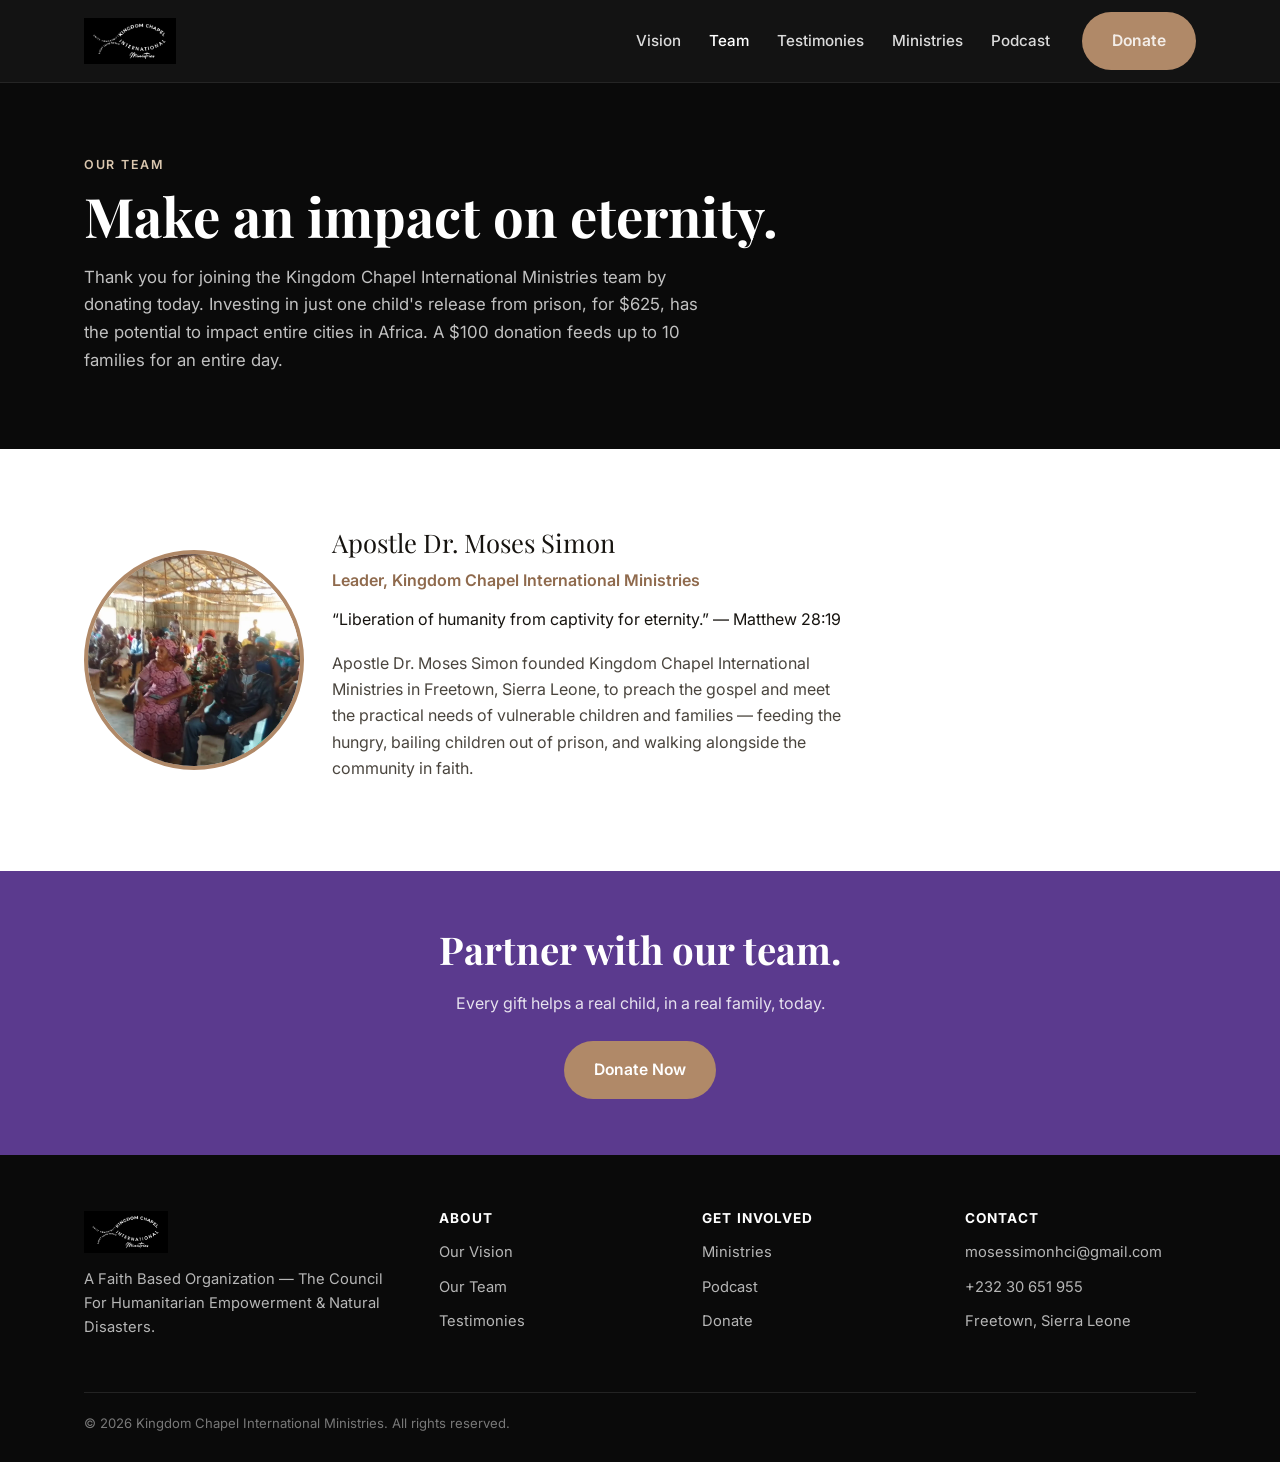
<file: team.html>
<!doctype html>
<html lang="en">
<head>
<meta charset="utf-8">
<meta name="viewport" content="width=device-width, initial-scale=1">
<title>Our Team | Kingdom Chapel International Ministries</title>
<meta name="description" content="Meet Apostle Dr. Moses Simon, leader of Kingdom Chapel International Ministries in Freetown, Sierra Leone.">
<link rel="icon" href="/images/logo.png">
<link rel="preconnect" href="https://fonts.googleapis.com">
<link rel="preconnect" href="https://fonts.gstatic.com" crossorigin>
<link href="https://fonts.googleapis.com/css2?family=Playfair+Display:wght@600;700&family=Inter:wght@400;500;600;700&display=swap" rel="stylesheet">
<link rel="stylesheet" href="/css/style.css">
</head>
<body>

<header class="site-header">
  <div class="nav-wrap">
    <a href="/" class="logo-link"><img src="/images/logo.png" alt="Kingdom Chapel International Ministries"></a>
    <button class="nav-toggle" aria-label="Toggle navigation">&#9776;</button>
    <ul class="nav-links">
      <li><a href="/vision.html">Vision</a></li>
      <li><a href="/team.html" class="active">Team</a></li>
      <li><a href="/testimonies.html">Testimonies</a></li>
      <li><a href="/ministries.html">Ministries</a></li>
      <li><a href="/podcast.html">Podcast</a></li>
      <li><a href="/donate.html" class="btn btn-gold">Donate</a></li>
    </ul>
  </div>
</header>

<section class="page-hero">
  <div class="container">
    <span class="eyebrow" style="color:#d9c6ae;">Our Team</span>
    <h1>Make an impact on eternity.</h1>
    <p>Thank you for joining the Kingdom Chapel International Ministries team by donating today. Investing in just one child's release from prison, for $625, has the potential to impact entire cities in Africa. A $100 donation feeds up to 10 families for an entire day.</p>
  </div>
</section>

<section>
  <div class="container">
    <div class="leader-card">
      <img src="/images/img-wa0010.webp" alt="Apostle Dr. Moses Simon leading Kingdom Chapel International Ministries" style="width:220px;height:220px;object-fit:cover;border-radius:50%;border:4px solid var(--color-gold);">
      <div>
        <div class="name">Apostle Dr. Moses Simon</div>
        <div class="role">Leader, Kingdom Chapel International Ministries</div>
        <p style="max-width:520px;">&ldquo;Liberation of humanity from captivity for eternity.&rdquo; &mdash; Matthew 28:19</p>
        <p style="max-width:520px; color:var(--color-ink-soft);">Apostle Dr. Moses Simon founded Kingdom Chapel International Ministries in Freetown, Sierra Leone, to preach the gospel and meet the practical needs of vulnerable children and families &mdash; feeding the hungry, bailing children out of prison, and walking alongside the community in faith.</p>
      </div>
    </div>
  </div>
</section>

<div class="cta-band">
  <div class="container">
    <h2>Partner with our team.</h2>
    <p>Every gift helps a real child, in a real family, today.</p>
    <a href="/donate.html" class="btn btn-gold">Donate Now</a>
  </div>
</div>

<footer class="site-footer">
  <div class="container">
    <div class="footer-grid">
      <div class="footer-logo">
        <img src="/images/logo.png" alt="Kingdom Chapel International Ministries">
        <p>A Faith Based Organization &mdash; The Council For Humanitarian Empowerment &amp; Natural Disasters.</p>
      </div>
      <div>
        <h4>About</h4>
        <ul>
          <li><a href="/vision.html">Our Vision</a></li>
          <li><a href="/team.html">Our Team</a></li>
          <li><a href="/testimonies.html">Testimonies</a></li>
        </ul>
      </div>
      <div>
        <h4>Get Involved</h4>
        <ul>
          <li><a href="/ministries.html">Ministries</a></li>
          <li><a href="/podcast.html">Podcast</a></li>
          <li><a href="/donate.html">Donate</a></li>
        </ul>
      </div>
      <div>
        <h4>Contact</h4>
        <ul>
          <li><a href="mailto:mosessimonhci@gmail.com">mosessimonhci@gmail.com</a></li>
          <li><a href="tel:+23230651955">+232 30 651 955</a></li>
          <li>Freetown, Sierra Leone</li>
        </ul>
      </div>
    </div>
    <div class="footer-bottom">
      <span>&copy; <span id="year"></span> Kingdom Chapel International Ministries. All rights reserved.</span>
    </div>
  </div>
</footer>

<script src="/js/main.js"></script>
<script>document.getElementById('year').textContent = new Date().getFullYear();</script>
</body>
</html>
</file>
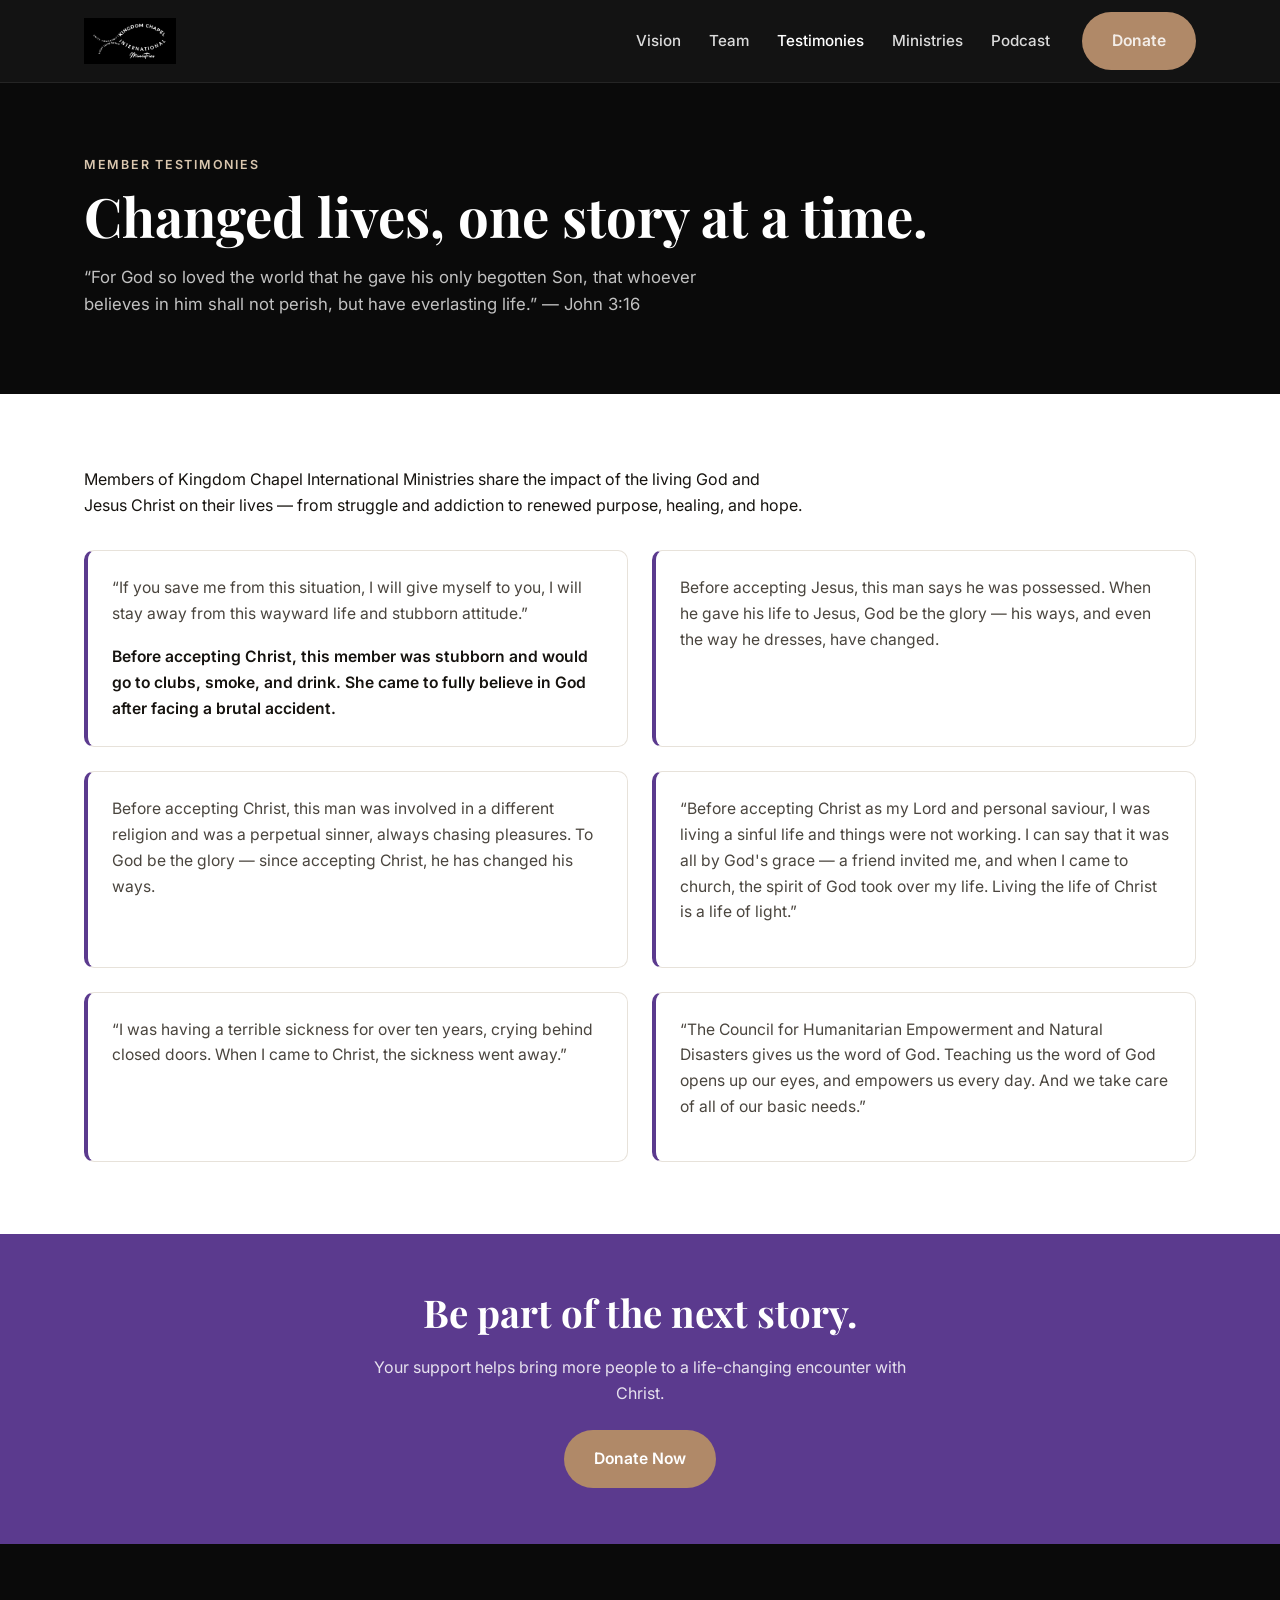
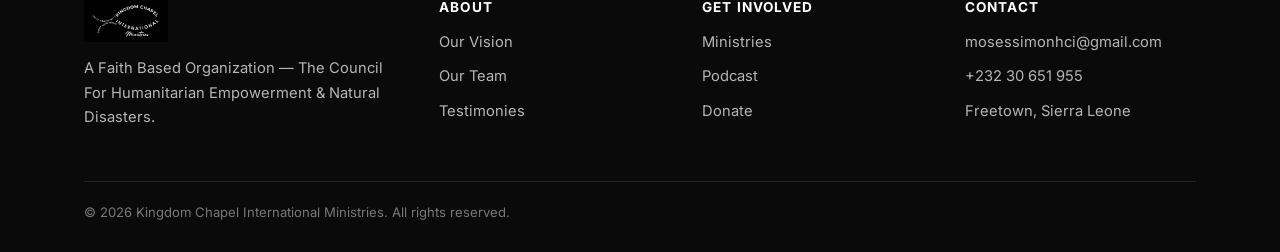
<file: testimonies.html>
<!doctype html>
<html lang="en">
<head>
<meta charset="utf-8">
<meta name="viewport" content="width=device-width, initial-scale=1">
<title>Testimonies | Kingdom Chapel International Ministries</title>
<meta name="description" content="Hear from Kingdom Chapel International Ministries members about the impact of the living God and Jesus Christ on their lives.">
<link rel="icon" href="/images/logo.png">
<link rel="preconnect" href="https://fonts.googleapis.com">
<link rel="preconnect" href="https://fonts.gstatic.com" crossorigin>
<link href="https://fonts.googleapis.com/css2?family=Playfair+Display:wght@600;700&family=Inter:wght@400;500;600;700&display=swap" rel="stylesheet">
<link rel="stylesheet" href="/css/style.css">
</head>
<body>

<header class="site-header">
  <div class="nav-wrap">
    <a href="/" class="logo-link"><img src="/images/logo.png" alt="Kingdom Chapel International Ministries"></a>
    <button class="nav-toggle" aria-label="Toggle navigation">&#9776;</button>
    <ul class="nav-links">
      <li><a href="/vision.html">Vision</a></li>
      <li><a href="/team.html">Team</a></li>
      <li><a href="/testimonies.html" class="active">Testimonies</a></li>
      <li><a href="/ministries.html">Ministries</a></li>
      <li><a href="/podcast.html">Podcast</a></li>
      <li><a href="/donate.html" class="btn btn-gold">Donate</a></li>
    </ul>
  </div>
</header>

<section class="page-hero">
  <div class="container">
    <span class="eyebrow" style="color:#d9c6ae;">Member Testimonies</span>
    <h1>Changed lives, one story at a time.</h1>
    <p>&ldquo;For God so loved the world that he gave his only begotten Son, that whoever believes in him shall not perish, but have everlasting life.&rdquo; &mdash; John 3:16</p>
  </div>
</section>

<section>
  <div class="container">
    <p style="max-width:720px;">Members of Kingdom Chapel International Ministries share the impact of the living God and Jesus Christ on their lives &mdash; from struggle and addiction to renewed purpose, healing, and hope.</p>
    <div class="testimony-grid">
      <div class="testimony-card">
        <p>&ldquo;If you save me from this situation, I will give myself to you, I will stay away from this wayward life and stubborn attitude.&rdquo;</p>
        <p style="margin-bottom:0; font-weight:600; color:var(--color-ink);">Before accepting Christ, this member was stubborn and would go to clubs, smoke, and drink. She came to fully believe in God after facing a brutal accident.</p>
      </div>
      <div class="testimony-card">
        <p>Before accepting Jesus, this man says he was possessed. When he gave his life to Jesus, God be the glory &mdash; his ways, and even the way he dresses, have changed.</p>
      </div>
      <div class="testimony-card">
        <p>Before accepting Christ, this man was involved in a different religion and was a perpetual sinner, always chasing pleasures. To God be the glory &mdash; since accepting Christ, he has changed his ways.</p>
      </div>
      <div class="testimony-card">
        <p>&ldquo;Before accepting Christ as my Lord and personal saviour, I was living a sinful life and things were not working. I can say that it was all by God's grace &mdash; a friend invited me, and when I came to church, the spirit of God took over my life. Living the life of Christ is a life of light.&rdquo;</p>
      </div>
      <div class="testimony-card">
        <p>&ldquo;I was having a terrible sickness for over ten years, crying behind closed doors. When I came to Christ, the sickness went away.&rdquo;</p>
      </div>
      <div class="testimony-card">
        <p>&ldquo;The Council for Humanitarian Empowerment and Natural Disasters gives us the word of God. Teaching us the word of God opens up our eyes, and empowers us every day. And we take care of all of our basic needs.&rdquo;</p>
      </div>
    </div>
  </div>
</section>

<div class="cta-band">
  <div class="container">
    <h2>Be part of the next story.</h2>
    <p>Your support helps bring more people to a life-changing encounter with Christ.</p>
    <a href="/donate.html" class="btn btn-gold">Donate Now</a>
  </div>
</div>

<footer class="site-footer">
  <div class="container">
    <div class="footer-grid">
      <div class="footer-logo">
        <img src="/images/logo.png" alt="Kingdom Chapel International Ministries">
        <p>A Faith Based Organization &mdash; The Council For Humanitarian Empowerment &amp; Natural Disasters.</p>
      </div>
      <div>
        <h4>About</h4>
        <ul>
          <li><a href="/vision.html">Our Vision</a></li>
          <li><a href="/team.html">Our Team</a></li>
          <li><a href="/testimonies.html">Testimonies</a></li>
        </ul>
      </div>
      <div>
        <h4>Get Involved</h4>
        <ul>
          <li><a href="/ministries.html">Ministries</a></li>
          <li><a href="/podcast.html">Podcast</a></li>
          <li><a href="/donate.html">Donate</a></li>
        </ul>
      </div>
      <div>
        <h4>Contact</h4>
        <ul>
          <li><a href="mailto:mosessimonhci@gmail.com">mosessimonhci@gmail.com</a></li>
          <li><a href="tel:+23230651955">+232 30 651 955</a></li>
          <li>Freetown, Sierra Leone</li>
        </ul>
      </div>
    </div>
    <div class="footer-bottom">
      <span>&copy; <span id="year"></span> Kingdom Chapel International Ministries. All rights reserved.</span>
    </div>
  </div>
</footer>

<script src="/js/main.js"></script>
<script>document.getElementById('year').textContent = new Date().getFullYear();</script>
</body>
</html>
</file>
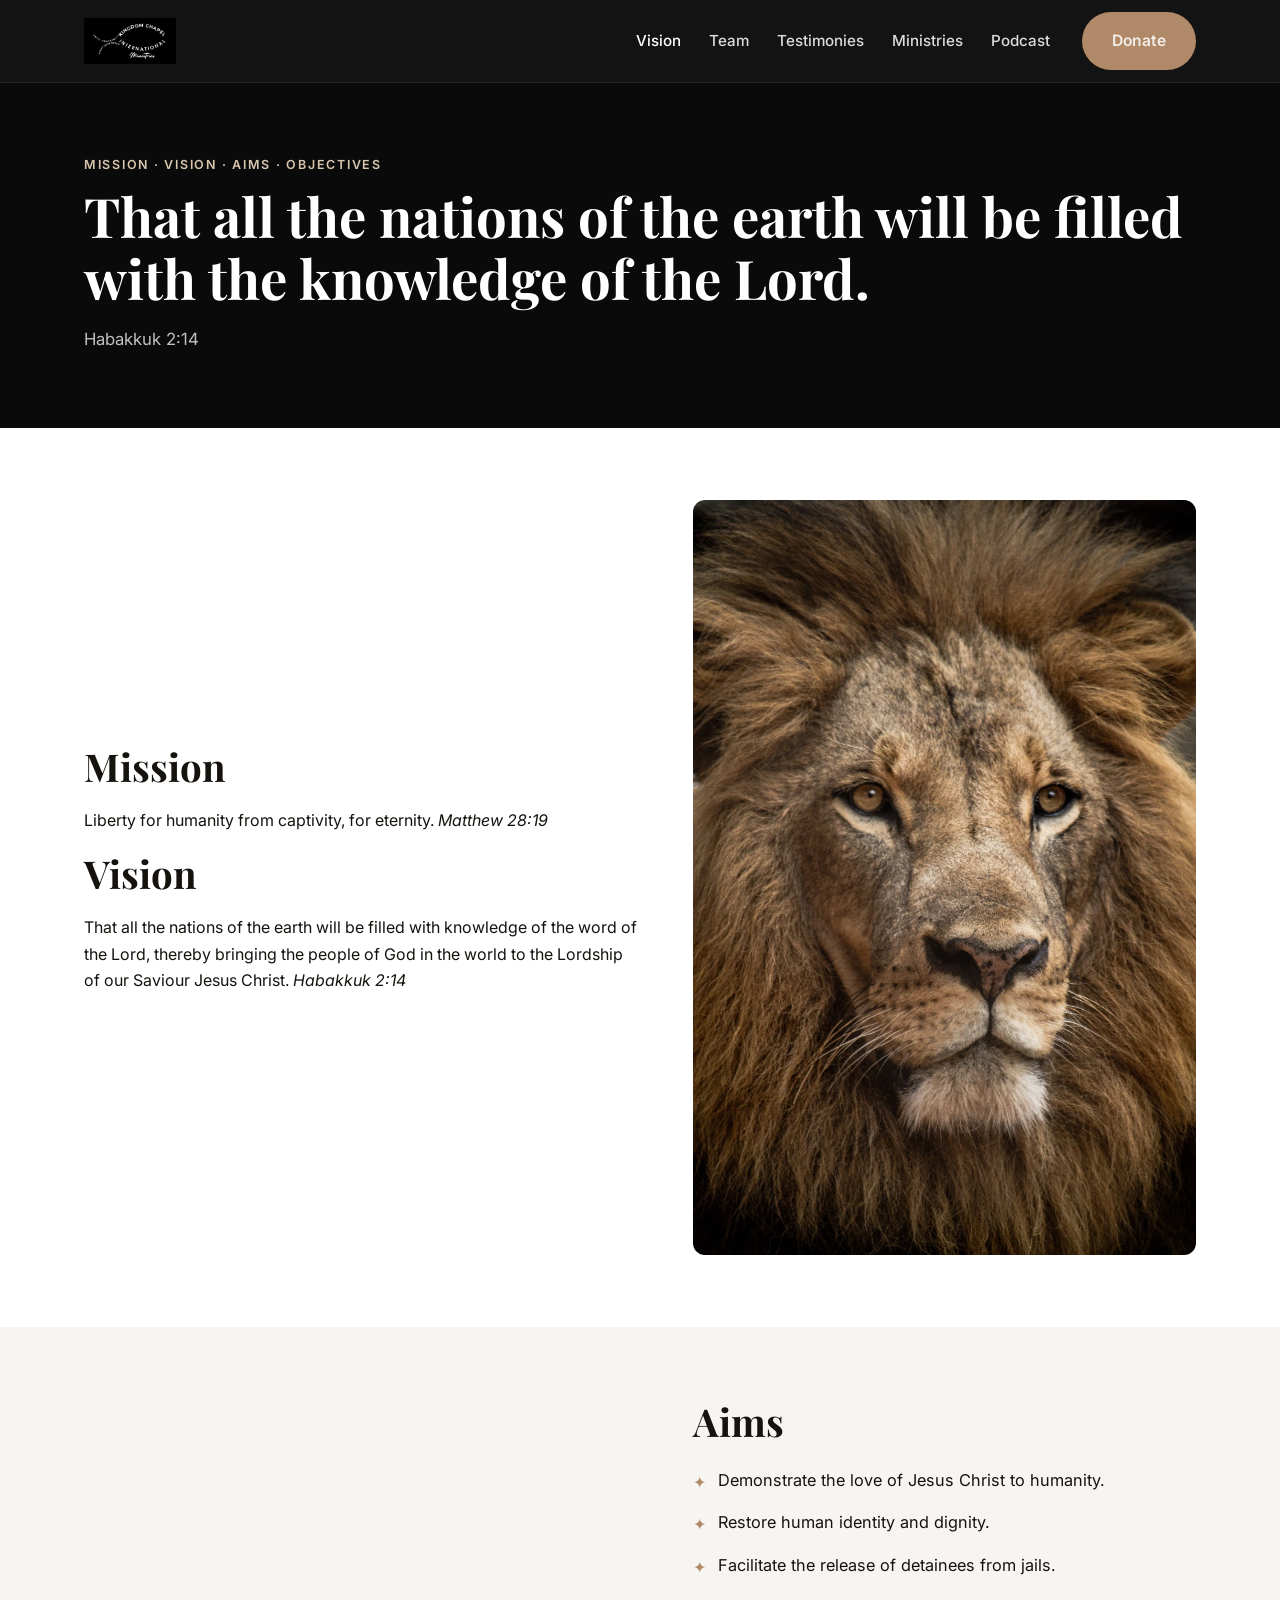
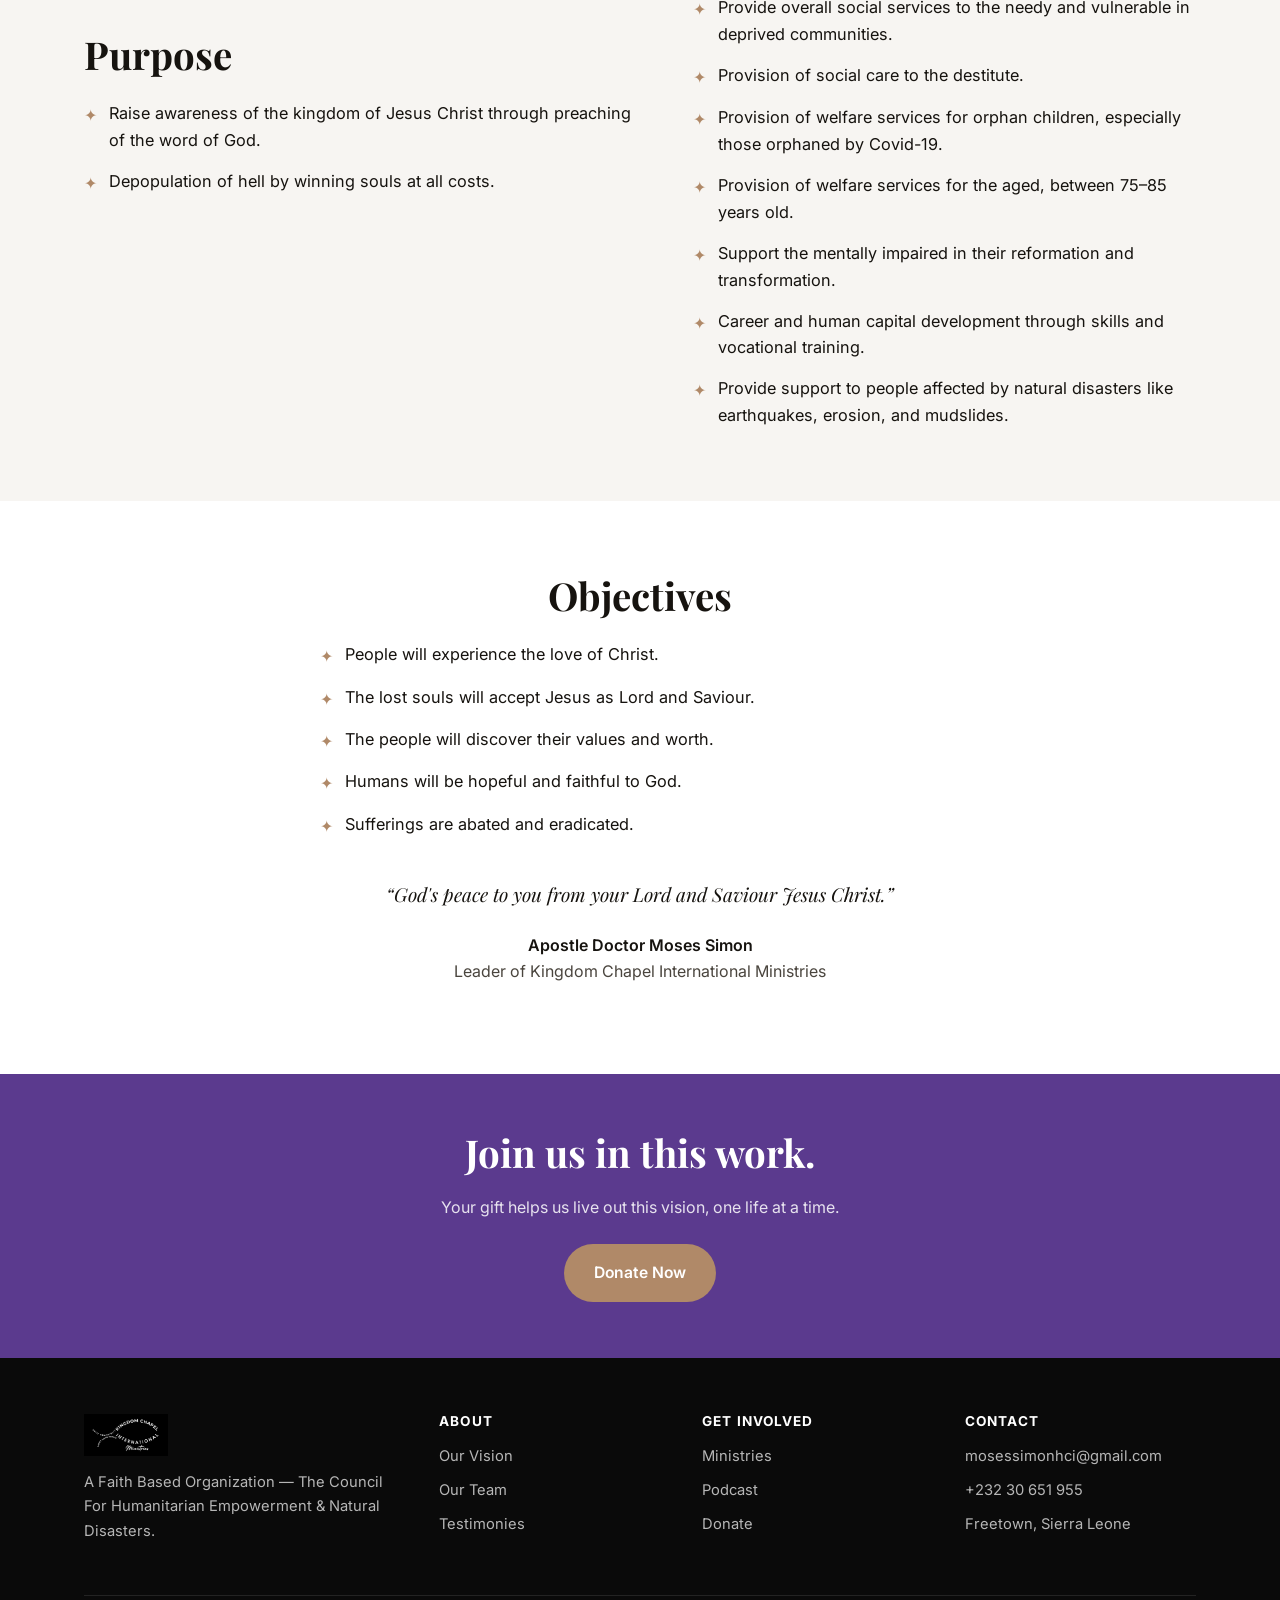
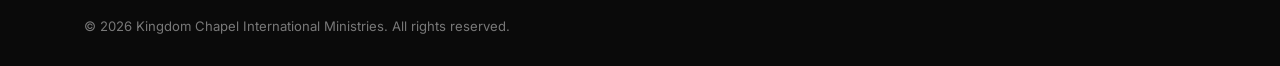
<file: vision.html>
<!doctype html>
<html lang="en">
<head>
<meta charset="utf-8">
<meta name="viewport" content="width=device-width, initial-scale=1">
<title>Our Vision | Kingdom Chapel International Ministries</title>
<meta name="description" content="Mission, vision, aims, and objectives of Kingdom Chapel International Ministries — liberating humanity from captivity for eternity, Matthew 28:19.">
<link rel="icon" href="/images/logo.png">
<link rel="preconnect" href="https://fonts.googleapis.com">
<link rel="preconnect" href="https://fonts.gstatic.com" crossorigin>
<link href="https://fonts.googleapis.com/css2?family=Playfair+Display:wght@600;700&family=Inter:wght@400;500;600;700&display=swap" rel="stylesheet">
<link rel="stylesheet" href="/css/style.css">
</head>
<body>

<header class="site-header">
  <div class="nav-wrap">
    <a href="/" class="logo-link"><img src="/images/logo.png" alt="Kingdom Chapel International Ministries"></a>
    <button class="nav-toggle" aria-label="Toggle navigation">&#9776;</button>
    <ul class="nav-links">
      <li><a href="/vision.html" class="active">Vision</a></li>
      <li><a href="/team.html">Team</a></li>
      <li><a href="/testimonies.html">Testimonies</a></li>
      <li><a href="/ministries.html">Ministries</a></li>
      <li><a href="/podcast.html">Podcast</a></li>
      <li><a href="/donate.html" class="btn btn-gold">Donate</a></li>
    </ul>
  </div>
</header>

<section class="page-hero">
  <div class="container">
    <span class="eyebrow" style="color:#d9c6ae;">Mission &middot; Vision &middot; Aims &middot; Objectives</span>
    <h1>That all the nations of the earth will be filled with the knowledge of the Lord.</h1>
    <p>Habakkuk 2:14</p>
  </div>
</section>

<section>
  <div class="container">
    <div class="two-col">
      <div>
        <h2>Mission</h2>
        <p>Liberty for humanity from captivity, for eternity. <em>Matthew 28:19</em></p>
        <h2>Vision</h2>
        <p>That all the nations of the earth will be filled with knowledge of the word of the Lord, thereby bringing the people of God in the world to the Lordship of our Saviour Jesus Christ. <em>Habakkuk 2:14</em></p>
      </div>
      <img src="/images/lion-vision.webp" alt="A lion, symbolizing strength and the Lion of Judah" loading="lazy">
    </div>
  </div>
</section>

<section class="section-alt">
  <div class="container">
    <div class="two-col">
      <div>
        <h2>Purpose</h2>
        <ul class="objectives-list">
          <li>Raise awareness of the kingdom of Jesus Christ through preaching of the word of God.</li>
          <li>Depopulation of hell by winning souls at all costs.</li>
        </ul>
      </div>
      <div>
        <h2>Aims</h2>
        <ul class="objectives-list">
          <li>Demonstrate the love of Jesus Christ to humanity.</li>
          <li>Restore human identity and dignity.</li>
          <li>Facilitate the release of detainees from jails.</li>
          <li>Provide overall social services to the needy and vulnerable in deprived communities.</li>
          <li>Provision of social care to the destitute.</li>
          <li>Provision of welfare services for orphan children, especially those orphaned by Covid-19.</li>
          <li>Provision of welfare services for the aged, between 75&ndash;85 years old.</li>
          <li>Support the mentally impaired in their reformation and transformation.</li>
          <li>Career and human capital development through skills and vocational training.</li>
          <li>Provide support to people affected by natural disasters like earthquakes, erosion, and mudslides.</li>
        </ul>
      </div>
    </div>
  </div>
</section>

<section>
  <div class="container">
    <h2 class="text-center">Objectives</h2>
    <ul class="objectives-list" style="max-width:640px; margin:24px auto 0;">
      <li>People will experience the love of Christ.</li>
      <li>The lost souls will accept Jesus as Lord and Saviour.</li>
      <li>The people will discover their values and worth.</li>
      <li>Humans will be hopeful and faithful to God.</li>
      <li>Sufferings are abated and eradicated.</li>
    </ul>
    <p class="text-center" style="margin-top:40px; max-width:600px; margin-left:auto; margin-right:auto; font-family:var(--font-serif); font-style:italic; font-size:1.2rem;">
      &ldquo;God's peace to you from your Lord and Saviour Jesus Christ.&rdquo;
    </p>
    <p class="text-center" style="font-weight:600;">Apostle Doctor Moses Simon<br><span style="font-weight:400; color:var(--color-ink-soft);">Leader of Kingdom Chapel International Ministries</span></p>
  </div>
</section>

<div class="cta-band">
  <div class="container">
    <h2>Join us in this work.</h2>
    <p>Your gift helps us live out this vision, one life at a time.</p>
    <a href="/donate.html" class="btn btn-gold">Donate Now</a>
  </div>
</div>

<footer class="site-footer">
  <div class="container">
    <div class="footer-grid">
      <div class="footer-logo">
        <img src="/images/logo.png" alt="Kingdom Chapel International Ministries">
        <p>A Faith Based Organization &mdash; The Council For Humanitarian Empowerment &amp; Natural Disasters.</p>
      </div>
      <div>
        <h4>About</h4>
        <ul>
          <li><a href="/vision.html">Our Vision</a></li>
          <li><a href="/team.html">Our Team</a></li>
          <li><a href="/testimonies.html">Testimonies</a></li>
        </ul>
      </div>
      <div>
        <h4>Get Involved</h4>
        <ul>
          <li><a href="/ministries.html">Ministries</a></li>
          <li><a href="/podcast.html">Podcast</a></li>
          <li><a href="/donate.html">Donate</a></li>
        </ul>
      </div>
      <div>
        <h4>Contact</h4>
        <ul>
          <li><a href="mailto:mosessimonhci@gmail.com">mosessimonhci@gmail.com</a></li>
          <li><a href="tel:+23230651955">+232 30 651 955</a></li>
          <li>Freetown, Sierra Leone</li>
        </ul>
      </div>
    </div>
    <div class="footer-bottom">
      <span>&copy; <span id="year"></span> Kingdom Chapel International Ministries. All rights reserved.</span>
    </div>
  </div>
</footer>

<script src="/js/main.js"></script>
<script>document.getElementById('year').textContent = new Date().getFullYear();</script>
</body>
</html>
</file>
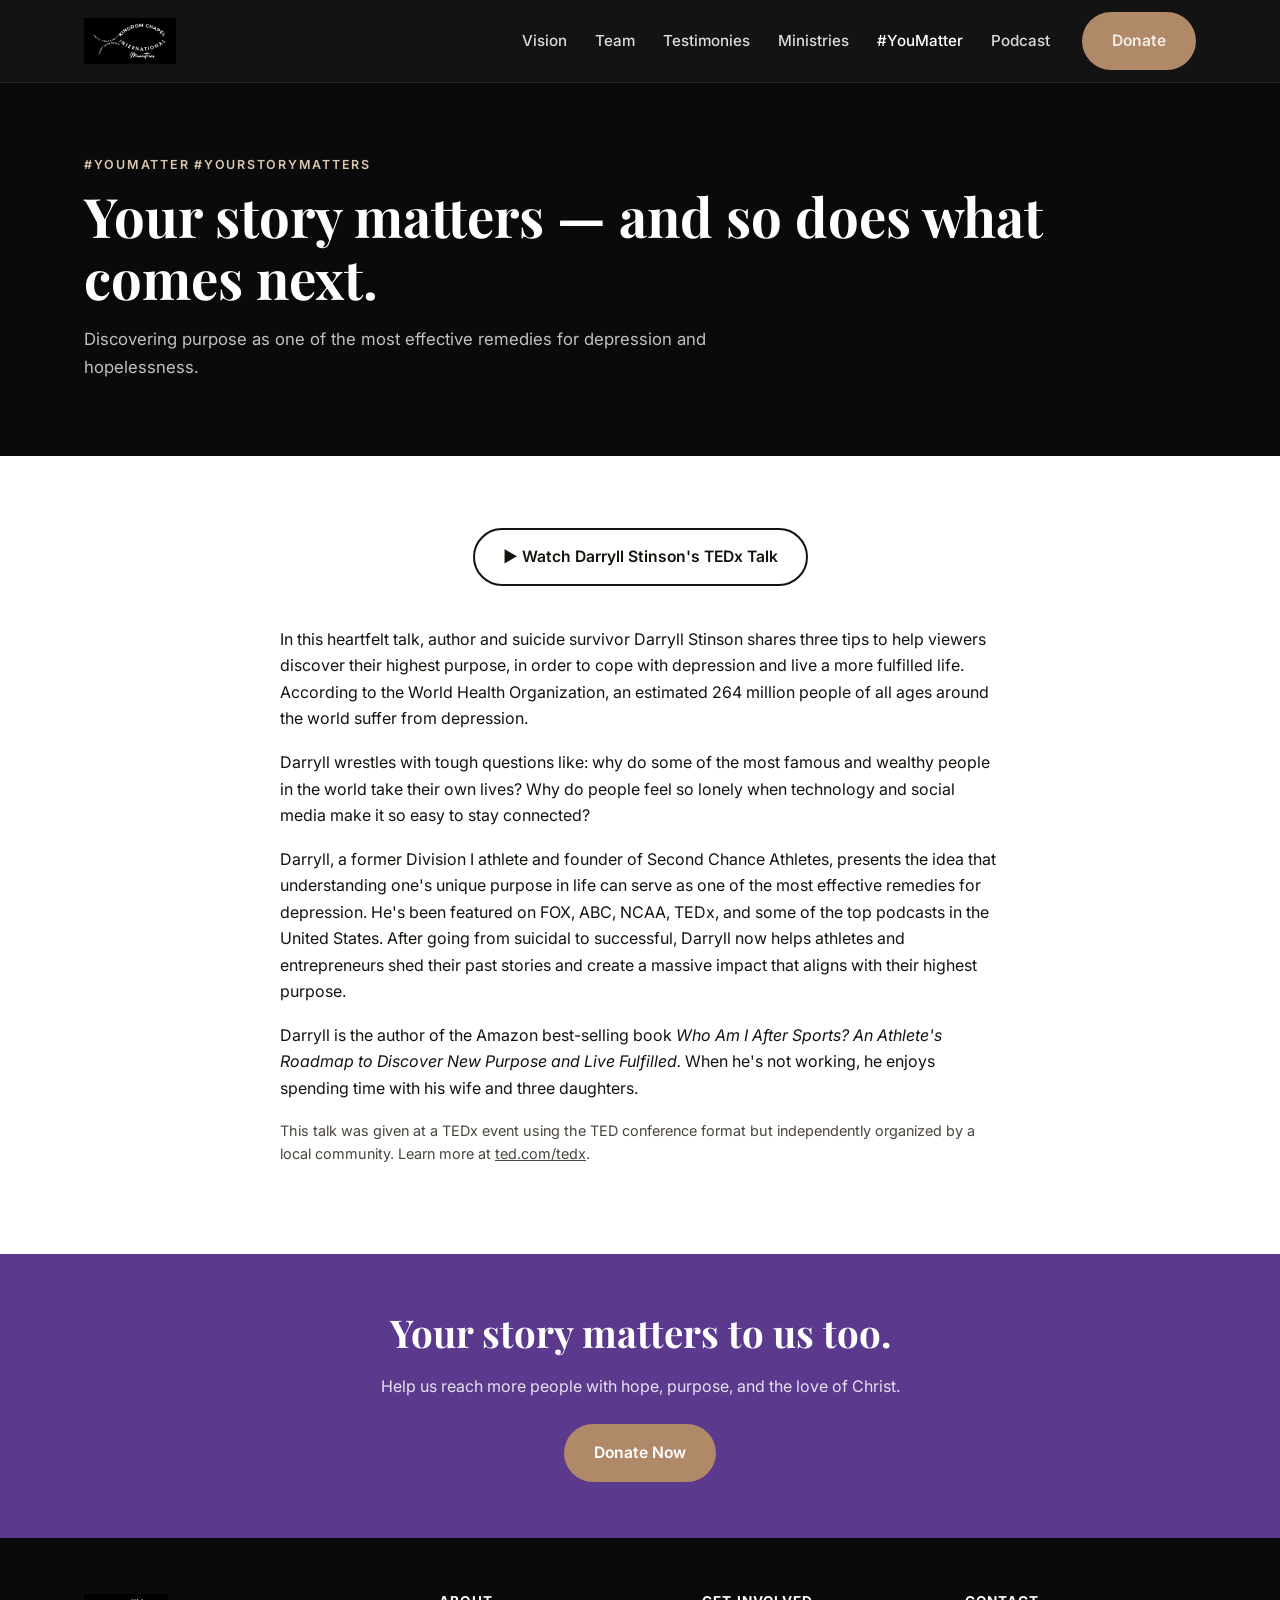
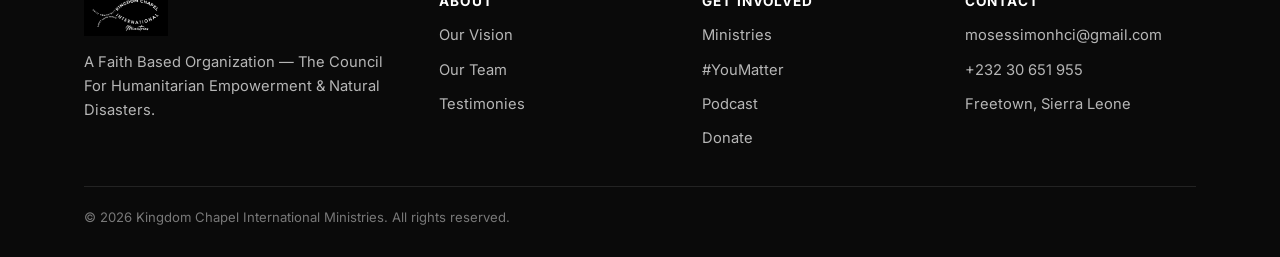
<file: youmatter.html>
<!doctype html>
<html lang="en">
<head>
<meta charset="utf-8">
<meta name="viewport" content="width=device-width, initial-scale=1">
<title>#YouMatter | Kingdom Chapel International Ministries</title>
<meta name="description" content="#youmatter #yourstorymatters — discovering purpose as a path through depression, featuring Darryll Stinson's TEDx talk.">
<link rel="icon" href="/images/logo.png">
<link rel="preconnect" href="https://fonts.googleapis.com">
<link rel="preconnect" href="https://fonts.gstatic.com" crossorigin>
<link href="https://fonts.googleapis.com/css2?family=Playfair+Display:wght@600;700&family=Inter:wght@400;500;600;700&display=swap" rel="stylesheet">
<link rel="stylesheet" href="/css/style.css">
</head>
<body>

<header class="site-header">
  <div class="nav-wrap">
    <a href="/" class="logo-link"><img src="/images/logo.png" alt="Kingdom Chapel International Ministries"></a>
    <button class="nav-toggle" aria-label="Toggle navigation">&#9776;</button>
    <ul class="nav-links">
      <li><a href="/vision.html">Vision</a></li>
      <li><a href="/team.html">Team</a></li>
      <li><a href="/testimonies.html">Testimonies</a></li>
      <li><a href="/ministries.html">Ministries</a></li>
      <li><a href="/youmatter.html" class="active">#YouMatter</a></li>
      <li><a href="/podcast.html">Podcast</a></li>
      <li><a href="/donate.html" class="btn btn-gold">Donate</a></li>
    </ul>
  </div>
</header>

<section class="page-hero">
  <div class="container">
    <span class="eyebrow" style="color:#d9c6ae;">#youmatter #yourstorymatters</span>
    <h1>Your story matters &mdash; and so does what comes next.</h1>
    <p>Discovering purpose as one of the most effective remedies for depression and hopelessness.</p>
  </div>
</section>

<section>
  <div class="container">
    <div class="text-center" style="max-width:720px; margin:0 auto 40px;">
      <a href="https://www.youtube.com/results?search_query=Darryll+Stinson+TEDx+Who+Am+I+After+Sports" target="_blank" rel="noopener" class="btn btn-outline">&#9654; Watch Darryll Stinson's TEDx Talk</a>
    </div>
    <div style="max-width:720px; margin:0 auto;">
      <p>In this heartfelt talk, author and suicide survivor Darryll Stinson shares three tips to help viewers discover their highest purpose, in order to cope with depression and live a more fulfilled life. According to the World Health Organization, an estimated 264 million people of all ages around the world suffer from depression.</p>
      <p>Darryll wrestles with tough questions like: why do some of the most famous and wealthy people in the world take their own lives? Why do people feel so lonely when technology and social media make it so easy to stay connected?</p>
      <p>Darryll, a former Division I athlete and founder of Second Chance Athletes, presents the idea that understanding one's unique purpose in life can serve as one of the most effective remedies for depression. He's been featured on FOX, ABC, NCAA, TEDx, and some of the top podcasts in the United States. After going from suicidal to successful, Darryll now helps athletes and entrepreneurs shed their past stories and create a massive impact that aligns with their highest purpose.</p>
      <p>Darryll is the author of the Amazon best-selling book <em>Who Am I After Sports? An Athlete's Roadmap to Discover New Purpose and Live Fulfilled.</em> When he's not working, he enjoys spending time with his wife and three daughters.</p>
      <p style="font-size:0.9rem; color:var(--color-ink-soft);">This talk was given at a TEDx event using the TED conference format but independently organized by a local community. Learn more at <a href="https://www.ted.com/tedx" target="_blank" rel="noopener">ted.com/tedx</a>.</p>
    </div>
  </div>
</section>

<div class="cta-band">
  <div class="container">
    <h2>Your story matters to us too.</h2>
    <p>Help us reach more people with hope, purpose, and the love of Christ.</p>
    <a href="/donate.html" class="btn btn-gold">Donate Now</a>
  </div>
</div>

<footer class="site-footer">
  <div class="container">
    <div class="footer-grid">
      <div class="footer-logo">
        <img src="/images/logo.png" alt="Kingdom Chapel International Ministries">
        <p>A Faith Based Organization &mdash; The Council For Humanitarian Empowerment &amp; Natural Disasters.</p>
      </div>
      <div>
        <h4>About</h4>
        <ul>
          <li><a href="/vision.html">Our Vision</a></li>
          <li><a href="/team.html">Our Team</a></li>
          <li><a href="/testimonies.html">Testimonies</a></li>
        </ul>
      </div>
      <div>
        <h4>Get Involved</h4>
        <ul>
          <li><a href="/ministries.html">Ministries</a></li>
          <li><a href="/youmatter.html">#YouMatter</a></li>
          <li><a href="/podcast.html">Podcast</a></li>
          <li><a href="/donate.html">Donate</a></li>
        </ul>
      </div>
      <div>
        <h4>Contact</h4>
        <ul>
          <li><a href="mailto:mosessimonhci@gmail.com">mosessimonhci@gmail.com</a></li>
          <li><a href="tel:+23230651955">+232 30 651 955</a></li>
          <li>Freetown, Sierra Leone</li>
        </ul>
      </div>
    </div>
    <div class="footer-bottom">
      <span>&copy; <span id="year"></span> Kingdom Chapel International Ministries. All rights reserved.</span>
    </div>
  </div>
</footer>

<script src="/js/main.js"></script>
<script>document.getElementById('year').textContent = new Date().getFullYear();</script>
</body>
</html>
</file>
<file: css/style.css>
/* Kingdom Chapel International Ministries — shared styles */

:root {
  --color-bg: #ffffff;
  --color-bg-alt: #f7f5f2;
  --color-ink: #16130f;
  --color-ink-soft: #4a453e;
  --color-border: #e7e2da;
  --color-black: #0a0a0a;
  --color-purple: #5b3a8e;
  --color-purple-dark: #3d2760;
  --color-gold: #b08968;
  --color-gold-dark: #8f6a4d;
  --font-serif: 'Playfair Display', Georgia, 'Times New Roman', serif;
  --font-sans: 'Inter', -apple-system, BlinkMacSystemFont, 'Segoe UI', sans-serif;
  --max-width: 1160px;
}

* { box-sizing: border-box; }
html { scroll-behavior: smooth; }
body {
  margin: 0;
  font-family: var(--font-sans);
  color: var(--color-ink);
  background: var(--color-bg);
  line-height: 1.65;
  -webkit-font-smoothing: antialiased;
}
img { max-width: 100%; display: block; }
a { color: inherit; }
h1, h2, h3, h4 { font-family: var(--font-serif); font-weight: 700; line-height: 1.15; margin: 0 0 0.5em; }
h1 { font-size: clamp(2.2rem, 5vw, 3.4rem); }
h2 { font-size: clamp(1.7rem, 3.5vw, 2.4rem); }
h3 { font-size: 1.3rem; }
p { margin: 0 0 1.1em; }
.container { max-width: var(--max-width); margin: 0 auto; padding: 0 24px; }
.eyebrow {
  text-transform: uppercase;
  letter-spacing: 0.14em;
  font-size: 0.78rem;
  font-weight: 600;
  color: var(--color-gold-dark);
  margin-bottom: 0.75em;
  display: block;
}

/* Buttons */
.btn {
  display: inline-flex;
  align-items: center;
  justify-content: center;
  gap: 8px;
  padding: 14px 28px;
  border-radius: 999px;
  font-weight: 600;
  font-size: 0.98rem;
  text-decoration: none;
  border: 2px solid transparent;
  cursor: pointer;
  transition: transform 0.15s ease, box-shadow 0.15s ease, background 0.15s ease;
}
.btn:hover { transform: translateY(-1px); }
.btn-gold { background: var(--color-gold); color: #fff; }
.btn-gold:hover { background: var(--color-gold-dark); }
.btn-outline { background: transparent; border-color: currentColor; color: var(--color-ink); }
.btn-outline:hover { background: var(--color-ink); color: #fff; }
.btn-outline-light { background: transparent; border-color: rgba(255,255,255,0.6); color: #fff; }
.btn-outline-light:hover { background: #fff; color: var(--color-black); }

/* Header / Nav */
.site-header {
  position: sticky;
  top: 0;
  z-index: 100;
  background: rgba(10,10,10,0.96);
  backdrop-filter: saturate(180%) blur(8px);
  border-bottom: 1px solid rgba(255,255,255,0.08);
}
.nav-wrap {
  max-width: var(--max-width);
  margin: 0 auto;
  padding: 12px 24px;
  display: flex;
  align-items: center;
  justify-content: space-between;
  gap: 16px;
}
.logo-link { display: flex; align-items: center; }
.logo-link img { height: 46px; width: auto; }
.nav-links {
  display: flex;
  align-items: center;
  gap: 28px;
  list-style: none;
  margin: 0;
  padding: 0;
  font-size: 0.95rem;
  font-weight: 500;
}
.nav-links a {
  color: rgba(255,255,255,0.85);
  text-decoration: none;
  transition: color 0.15s ease;
}
.nav-links a:hover, .nav-links a.active { color: #fff; }
.nav-links .btn { margin-left: 4px; }
.nav-toggle {
  display: none;
  background: none;
  border: none;
  color: #fff;
  font-size: 1.6rem;
  cursor: pointer;
}
@media (max-width: 860px) {
  .nav-toggle { display: block; }
  .nav-links {
    position: absolute;
    top: 100%;
    left: 0;
    right: 0;
    background: var(--color-black);
    flex-direction: column;
    align-items: flex-start;
    padding: 16px 24px 24px;
    gap: 16px;
    display: none;
    border-bottom: 1px solid rgba(255,255,255,0.1);
  }
  .nav-links.open { display: flex; }
  .nav-links .btn { margin-left: 0; }
}

/* Hero */
.hero {
  position: relative;
  color: #fff;
  padding: 110px 0 90px;
  background: linear-gradient(180deg, rgba(10,10,10,0.55), rgba(10,10,10,0.75)), var(--color-black);
  background-size: cover;
  background-position: center;
  overflow: hidden;
}
.hero-inner { max-width: 760px; }
.hero .eyebrow { color: #d9c6ae; }
.hero h1 { color: #fff; }
.hero p.lede { font-size: 1.15rem; color: rgba(255,255,255,0.88); max-width: 620px; }
.hero-actions { display: flex; gap: 14px; flex-wrap: wrap; margin-top: 28px; }

.page-hero {
  padding: 72px 0 56px;
  background: var(--color-black);
  color: #fff;
}
.page-hero h1 { color: #fff; margin-bottom: 0.3em; }
.page-hero p { color: rgba(255,255,255,0.75); max-width: 640px; font-size: 1.05rem; }

/* Sections */
section { padding: 72px 0; }
.section-alt { background: var(--color-bg-alt); }
.section-dark { background: var(--color-black); color: #fff; }
.section-dark h2 { color: #fff; }
.two-col {
  display: grid;
  grid-template-columns: 1.1fr 1fr;
  gap: 56px;
  align-items: center;
}
@media (max-width: 860px) {
  .two-col { grid-template-columns: 1fr; gap: 32px; }
}
.two-col img { border-radius: 12px; }

.quote-block {
  border-left: 4px solid var(--color-gold);
  padding: 4px 0 4px 24px;
  font-family: var(--font-serif);
  font-size: 1.3rem;
  font-style: italic;
  color: var(--color-ink);
  margin: 28px 0;
}
.quote-block cite { display: block; font-family: var(--font-sans); font-style: normal; font-size: 0.9rem; color: var(--color-ink-soft); margin-top: 10px; }

.stat-grid {
  display: grid;
  grid-template-columns: repeat(3, 1fr);
  gap: 24px;
  margin-top: 40px;
}
@media (max-width: 720px) { .stat-grid { grid-template-columns: 1fr; } }
.stat-card {
  background: #fff;
  border: 1px solid var(--color-border);
  border-radius: 14px;
  padding: 28px 24px;
  text-align: center;
}
.stat-card .amount { font-family: var(--font-serif); font-size: 2.1rem; font-weight: 700; color: var(--color-gold-dark); }
.stat-card p { margin: 8px 0 0; color: var(--color-ink-soft); font-size: 0.95rem; }

.card-grid {
  display: grid;
  grid-template-columns: repeat(3, 1fr);
  gap: 28px;
  margin-top: 36px;
}
@media (max-width: 900px) { .card-grid { grid-template-columns: 1fr 1fr; } }
@media (max-width: 620px) { .card-grid { grid-template-columns: 1fr; } }
.card {
  background: #fff;
  border: 1px solid var(--color-border);
  border-radius: 14px;
  padding: 26px;
}
.card h3 { margin-top: 0; }

.testimony-grid {
  display: grid;
  grid-template-columns: 1fr 1fr;
  gap: 24px;
  margin-top: 32px;
}
@media (max-width: 760px) { .testimony-grid { grid-template-columns: 1fr; } }
.testimony-card {
  background: #fff;
  border: 1px solid var(--color-border);
  border-left: 4px solid var(--color-purple);
  border-radius: 10px;
  padding: 24px;
  font-size: 0.98rem;
  color: var(--color-ink-soft);
}

.objectives-list { list-style: none; padding: 0; margin: 24px 0 0; display: grid; gap: 14px; }
.objectives-list li { display: flex; gap: 12px; align-items: flex-start; font-size: 1.02rem; }
.objectives-list li::before {
  content: "✦";
  color: var(--color-gold);
  font-size: 1rem;
  margin-top: 2px;
}

.leader-card {
  display: flex;
  gap: 28px;
  align-items: center;
  flex-wrap: wrap;
}
.leader-card img { width: 220px; height: 220px; object-fit: cover; border-radius: 50%; border: 4px solid var(--color-gold); }
.leader-card .name { font-family: var(--font-serif); font-size: 1.6rem; margin-bottom: 4px; }
.leader-card .role { color: var(--color-gold-dark); font-weight: 600; margin-bottom: 12px; }

.cta-band {
  background: var(--color-purple);
  color: #fff;
  padding: 56px 0;
  text-align: center;
}
.cta-band h2 { color: #fff; }
.cta-band p { color: rgba(255,255,255,0.85); max-width: 560px; margin: 0 auto 24px; }

/* Footer */
.site-footer {
  background: var(--color-black);
  color: rgba(255,255,255,0.7);
  padding: 56px 0 28px;
  font-size: 0.92rem;
}
.footer-grid {
  display: grid;
  grid-template-columns: 1.4fr 1fr 1fr 1fr;
  gap: 32px;
  margin-bottom: 36px;
}
@media (max-width: 760px) { .footer-grid { grid-template-columns: 1fr 1fr; } }
.footer-grid h4 { color: #fff; font-family: var(--font-sans); font-size: 0.85rem; text-transform: uppercase; letter-spacing: 0.08em; margin-bottom: 14px; }
.footer-grid ul { list-style: none; padding: 0; margin: 0; display: grid; gap: 10px; }
.footer-grid a { color: rgba(255,255,255,0.7); text-decoration: none; }
.footer-grid a:hover { color: #fff; }
.footer-logo img { height: 42px; margin-bottom: 14px; }
.footer-bottom {
  border-top: 1px solid rgba(255,255,255,0.1);
  padding-top: 20px;
  display: flex;
  justify-content: space-between;
  flex-wrap: wrap;
  gap: 10px;
  font-size: 0.82rem;
  color: rgba(255,255,255,0.45);
}

/* Utility */
.text-center { text-align: center; }
.mx-auto { margin-left: auto; margin-right: auto; }
.mt-0 { margin-top: 0; }
.video-embed { position: relative; width: 100%; padding-top: 56.25%; border-radius: 12px; overflow: hidden; background: #000; }
.video-embed iframe { position: absolute; inset: 0; width: 100%; height: 100%; border: 0; }
</file>
